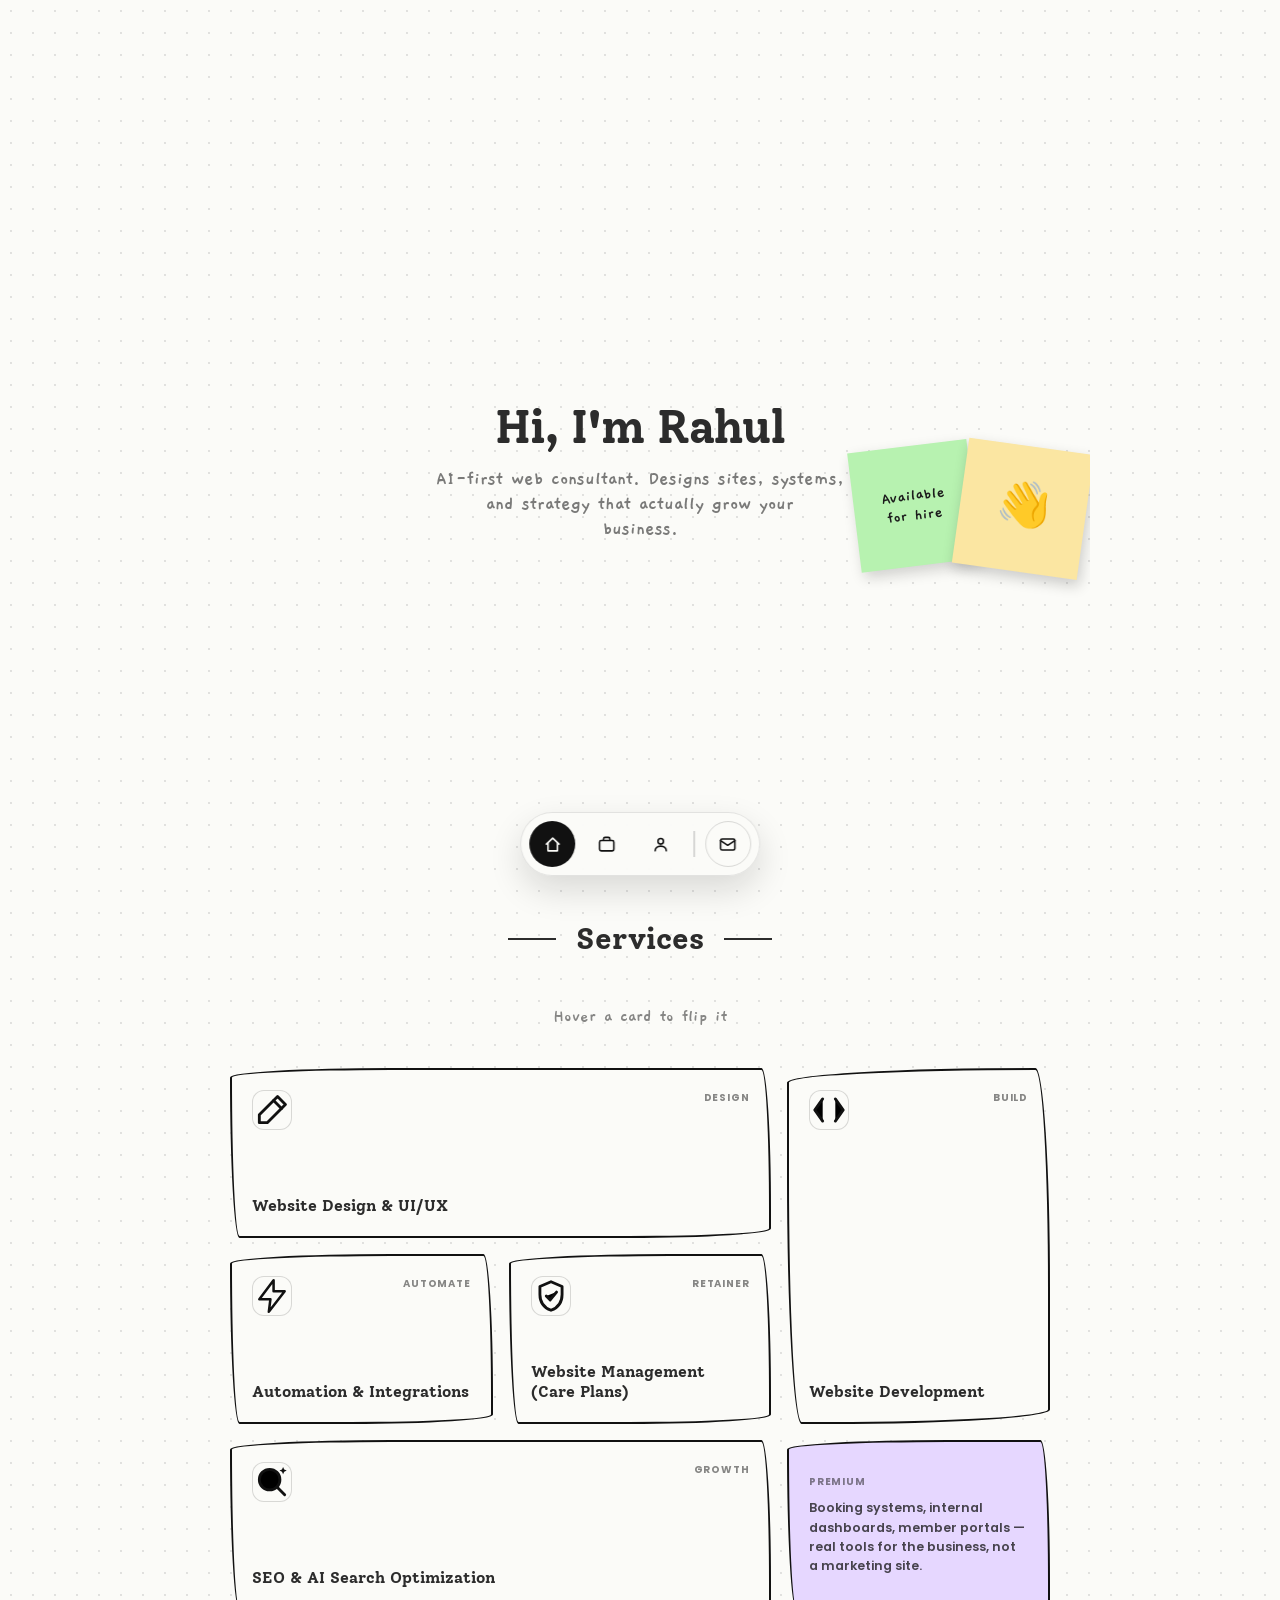
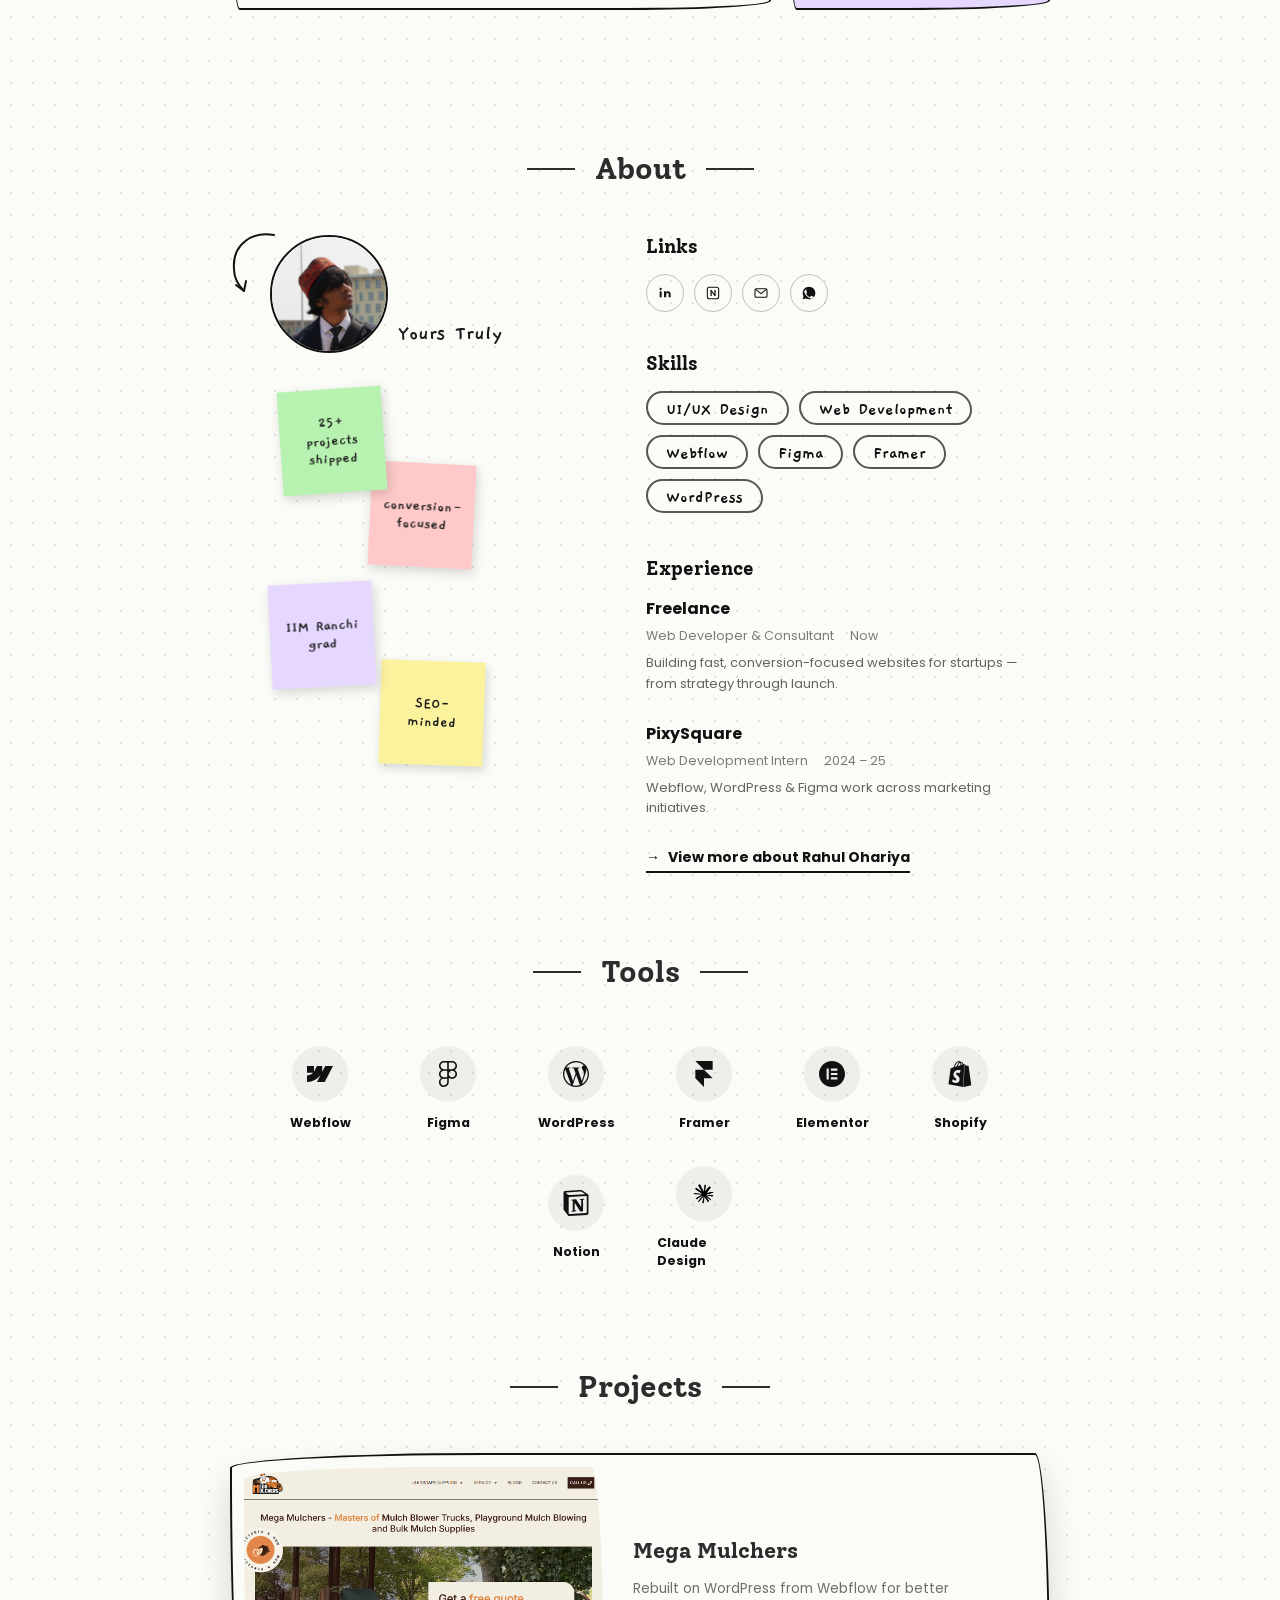
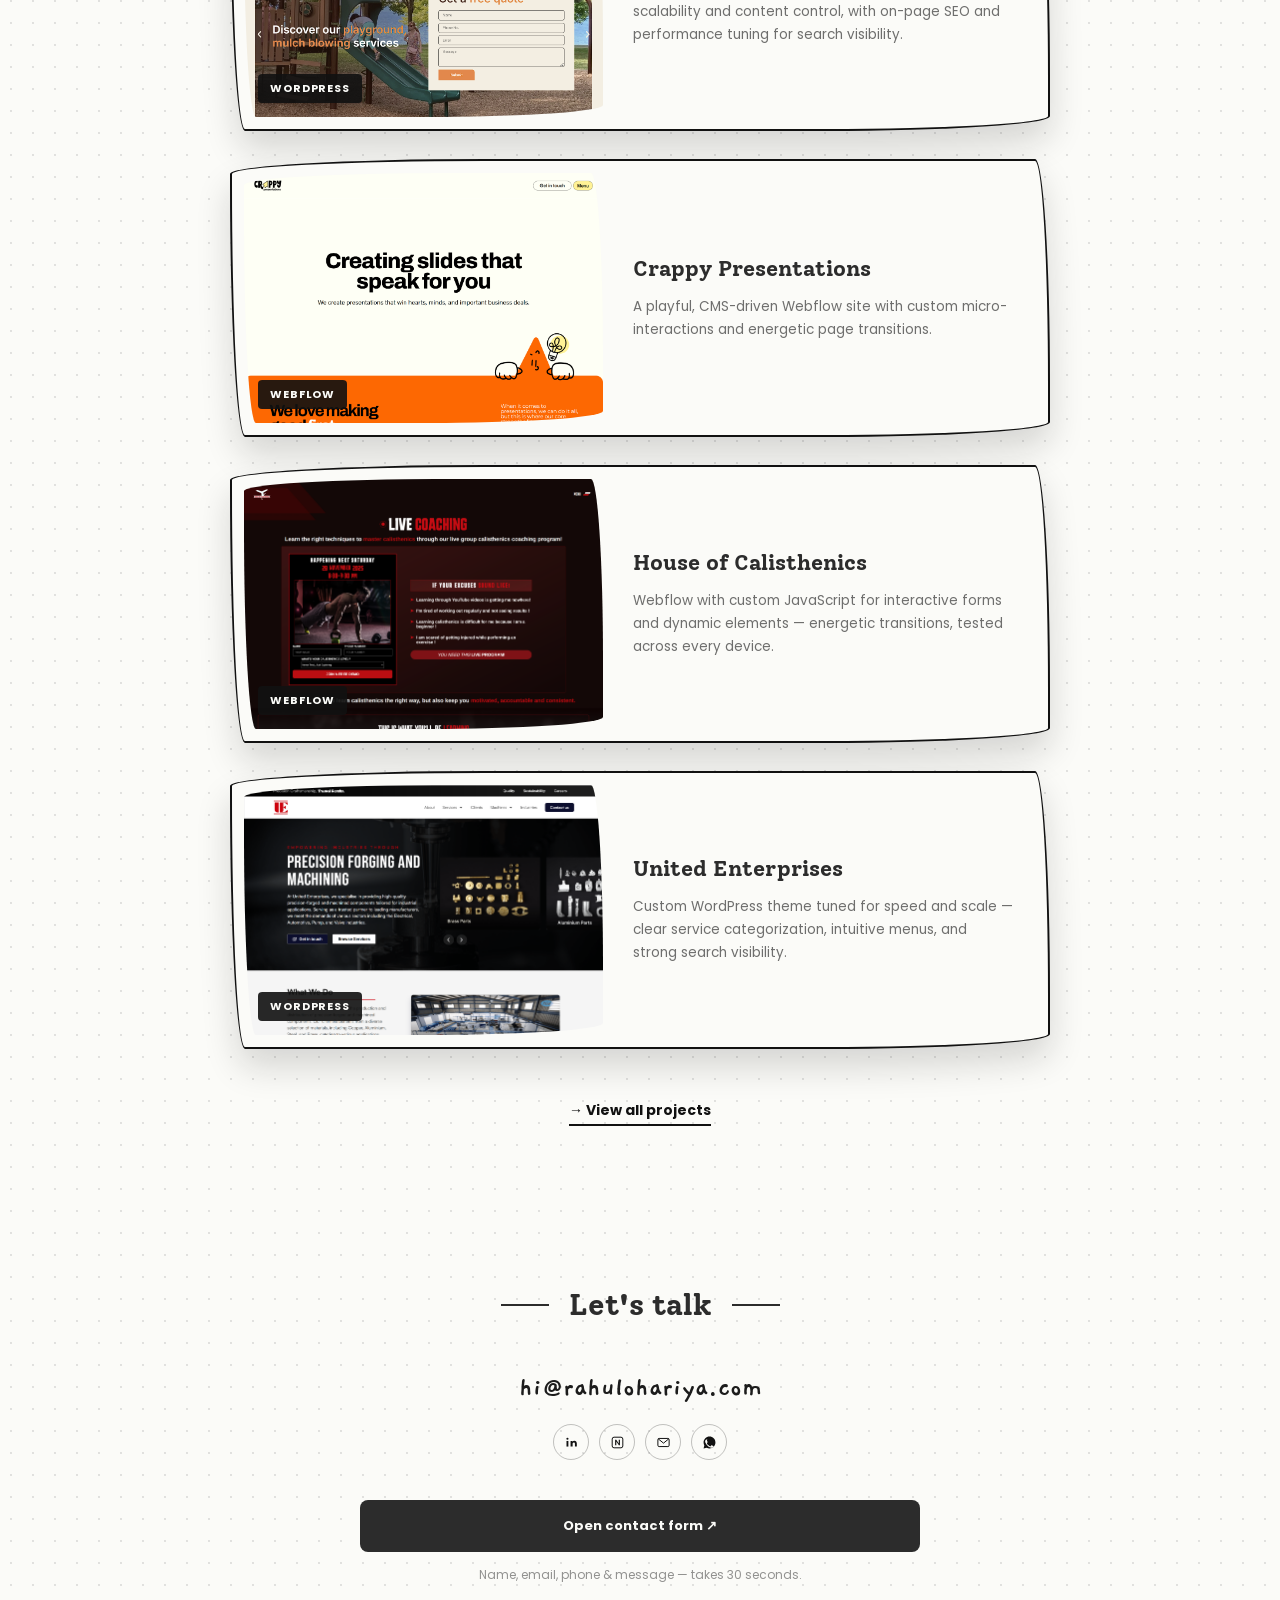
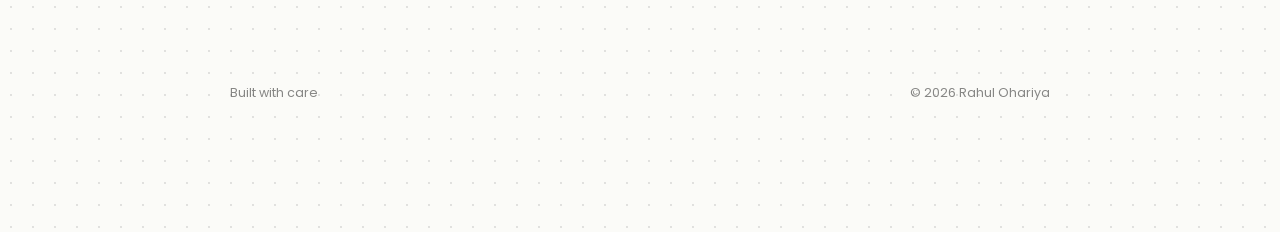
<file: index.html>
<!DOCTYPE html>
<html lang="en">
<head>
<meta charset="utf-8">
<meta name="viewport" content="width=device-width, initial-scale=1">
<title>Rahul O.| AI &amp; Web</title>
<meta name="description" content="Rahul Ohariya — web developer & designer building fast, conversion-focused websites in Figma, Webflow, and WordPress.">
<meta name="robots" content="index, follow">
<link rel="canonical" href="https://www.rahulohariya.com/">
<meta property="og:type" content="website">
<meta property="og:title" content="Rahul Ohariya — Web Developer & Designer">
<meta property="og:description" content="Fast, conversion-focused websites in Figma, Webflow, and WordPress — from strategy through launch.">
<meta property="og:url" content="https://www.rahulohariya.com/">
<meta property="og:image" content="https://www.rahulohariya.com/images/og-cover.jpg">
<meta property="og:image:width" content="1200">
<meta property="og:image:height" content="630">
<meta property="og:image:type" content="image/jpeg">
<meta name="twitter:card" content="summary_large_image">
<meta name="twitter:title" content="Rahul Ohariya — Web Developer & Designer">
<meta name="twitter:description" content="Fast, conversion-focused websites in Figma, Webflow, and WordPress — from strategy through launch.">
<meta name="twitter:image" content="https://www.rahulohariya.com/images/og-cover.jpg">
<link rel="icon" type="image/png" href="images/logo.png">
<link rel="preconnect" href="https://fonts.googleapis.com">
<link rel="preconnect" href="https://fonts.gstatic.com" crossorigin>
<link href="https://fonts.googleapis.com/css2?family=Solway:wght@400;700&family=Poppins:wght@400;500;600;700&family=Gaegu:wght@400;700&family=Caveat:wght@500;600;700&display=swap" rel="stylesheet">
<link rel="stylesheet" href="css/style.css">
<script type="application/ld+json">
{
  "@context": "https://schema.org",
  "@type": "Person",
  "name": "Rahul Ohariya",
  "url": "https://www.rahulohariya.com/",
  "image": "https://www.rahulohariya.com/images/og-cover.jpg",
  "jobTitle": "Web Developer & Designer",
  "email": "mailto:hi@rahulohariya.com",
  "alumniOf": {
    "@type": "CollegeOrUniversity",
    "name": "IIM Ranchi"
  },
  "knowsAbout": ["Web Development", "UI/UX Design", "Webflow", "WordPress", "Figma", "SEO"],
  "sameAs": ["https://www.linkedin.com/in/rahulohariya"]
}
</script>
</head>
<body>
<a class="skip-link" href="#main">Skip to content</a>

<main id="main">

  <!-- HERO -->
  <section class="hero pad-x">
    <h1>Hi, I'm Rahul</h1>
    <p class="hero-sub">AI-first web consultant. Designs sites, systems, <br>and strategy that actually grow your<br> business.</p>

    <div class="hero-notes">
      <div class="hero-note" style="--r:-7deg; background:#b7f2b0;">
        <span>Available<br>for hire</span>
      </div>
      <div class="hero-note hero-note-wave">
        <span>👋</span>
      </div>
    </div>
  </section>

  <!-- SERVICES -->
  <section class="services-section pad-x">
    <div class="section-heading"><span class="line"></span><h2>Services</h2><span class="line"></span></div>
    <p class="services-lede">Hover a card to flip it</p>

    <div class="services-grid">
      <div class="service-card" style="grid-column:span 2; grid-row:span 1;">
        <div class="service-card-inner">
          <div class="service-face service-face--front hd-border">
            <div style="display:flex; align-items:flex-start; justify-content:space-between; gap:8px;">
              <span class="service-icon"><svg viewBox="0 0 24 24" width="100%" height="100%"><path d="M15.5 3.5L20.5 8.5L9 20H4V15L15.5 3.5Z" stroke="#111" stroke-width="1.8" stroke-linejoin="round" fill="none"/><path d="M13 6L18 11" stroke="#111" stroke-width="1.8" stroke-linecap="round"/></svg></span>
              <span class="service-tag">DESIGN</span>
            </div>
            <h3 class="service-title">Website Design &amp; UI/UX</h3>
          </div>
          <div class="service-face service-face--back hd-border" style="background:#ffe08a;">
            <span class="service-tag">DESIGN</span>
            <p class="service-desc">Full design process — wireframes, user flows, and visual design in Figma — for custom builds or no-code platforms.</p>
          </div>
        </div>
      </div>
      <div class="service-card" style="grid-column:span 1; grid-row:span 2;">
        <div class="service-card-inner">
          <div class="service-face service-face--front hd-border">
            <div style="display:flex; align-items:flex-start; justify-content:space-between; gap:8px;">
              <span class="service-icon"><svg viewBox="0 0 24 24" width="100%" height="100%"><path d="M8 5L3 12L8 19" stroke="#111" stroke-width="1.8" stroke-linecap="round" stroke-linejoin="round"/><path d="M16 5L21 12L16 19" stroke="#111" stroke-width="1.8" stroke-linecap="round" stroke-linejoin="round"/></svg></span>
              <span class="service-tag">BUILD</span>
            </div>
            <h3 class="service-title">Website Development</h3>
          </div>
          <div class="service-face service-face--back hd-border" style="background:#b7d9f2;">
            <span class="service-tag">BUILD</span>
            <p class="service-desc">Webflow, Framer, WordPress, or fully custom code, depending on the project.</p>
          </div>
        </div>
      </div>
      <div class="service-card" style="grid-column:span 1; grid-row:span 1;">
        <div class="service-card-inner">
          <div class="service-face service-face--front hd-border">
            <div style="display:flex; align-items:flex-start; justify-content:space-between; gap:8px;">
              <span class="service-icon"><svg viewBox="0 0 24 24" width="100%" height="100%"><path d="M13 2L4 14H11L10 22L20 9H13L13 2Z" stroke="#111" stroke-width="1.6" stroke-linejoin="round" fill="none"/></svg></span>
              <span class="service-tag">AUTOMATE</span>
            </div>
            <h3 class="service-title">Automation &amp; Integrations</h3>
          </div>
          <div class="service-face service-face--back hd-border" style="background:#b7f2b0;">
            <span class="service-tag">AUTOMATE</span>
            <p class="service-desc">Form submissions triggering emails, CRM entries, notifications, and more — connected and running on autopilot.</p>
          </div>
        </div>
      </div>
      <div class="service-card" style="grid-column:span 1; grid-row:span 1;">
        <div class="service-card-inner">
          <div class="service-face service-face--front hd-border">
            <div style="display:flex; align-items:flex-start; justify-content:space-between; gap:8px;">
              <span class="service-icon"><svg viewBox="0 0 24 24" width="100%" height="100%"><path d="M12 3L19 6V11C19 16 16 19.5 12 21C8 19.5 5 16 5 11V6L12 3Z" stroke="#111" stroke-width="1.8" stroke-linejoin="round" fill="none"/><path d="M9 12L11.5 14.5L15.5 9.5" stroke="#111" stroke-width="1.8" stroke-linecap="round" stroke-linejoin="round"/></svg></span>
              <span class="service-tag">RETAINER</span>
            </div>
            <h3 class="service-title">Website Management (Care Plans)</h3>
          </div>
          <div class="service-face service-face--back hd-border" style="background:#f2b7df;">
            <span class="service-tag">RETAINER</span>
            <p class="service-desc">Ongoing updates, monitoring, backups, and support after launch — a retainer, not a one-off build.</p>
          </div>
        </div>
      </div>
      <div class="service-card" style="grid-column:span 2; grid-row:span 1;">
        <div class="service-card-inner">
          <div class="service-face service-face--front hd-border">
            <div style="display:flex; align-items:flex-start; justify-content:space-between; gap:8px;">
              <span class="service-icon"><svg viewBox="0 0 24 24" width="100%" height="100%"><circle cx="10.5" cy="10.5" r="6.5" stroke="#111" stroke-width="1.8"/><path d="M15.3 15.3L20 20" stroke="#111" stroke-width="1.8" stroke-linecap="round"/><path d="M19 2.5L19.7 4.1L21.3 4.8L19.7 5.5L19 7.1L18.3 5.5L16.7 4.8L18.3 4.1L19 2.5Z" fill="#111"/></svg></span>
              <span class="service-tag">GROWTH</span>
            </div>
            <h3 class="service-title">SEO &amp; AI Search Optimization</h3>
          </div>
          <div class="service-face service-face--back hd-border" style="background:#ffc9c9;">
            <span class="service-tag">GROWTH</span>
            <p class="service-desc">Classic SEO plus visibility in ChatGPT, Perplexity, and Google AI Overviews — showing up in AI answers, not just search rankings.</p>
          </div>
        </div>
      </div>
      <div class="service-card" style="grid-column:span 1; grid-row:span 1;">
        <div class="service-card-inner">
          <div class="service-face service-face--front hd-border">
            <div style="display:flex; align-items:flex-start; justify-content:space-between; gap:8px;">
              <span class="service-icon"><svg viewBox="0 0 24 24" width="100%" height="100%"><path d="M12 2.5L20.5 7V17L12 21.5L3.5 17V7L12 2.5Z" stroke="#111" stroke-width="1.8" stroke-linejoin="round" fill="none"/><path d="M3.5 7L12 11.5L20.5 7" stroke="#111" stroke-width="1.8" stroke-linejoin="round"/><path d="M12 11.5V21.5" stroke="#111" stroke-width="1.8"/></svg></span>
              <span class="service-tag">PREMIUM</span>
            </div>
            <h3 class="service-title">Custom Software Development</h3>
          </div>
          <div class="service-face service-face--back hd-border" style="background:#e6d7ff;">
            <span class="service-tag">PREMIUM</span>
            <p class="service-desc">Booking systems, internal dashboards, member portals — real tools for the business, not a marketing site.</p>
          </div>
        </div>
      </div>
    </div>

    <!-- mobile: cards slide in from alternating sides as you scroll -->
    <div class="services-scroller">
      <div class="service-slide" data-side="left">
        <div class="service-card-inner">
          <div class="service-face service-face--front hd-border">
            <div style="display:flex; align-items:flex-start; justify-content:space-between; gap:8px;">
              <span class="service-icon"><svg viewBox="0 0 24 24" width="100%" height="100%"><path d="M15.5 3.5L20.5 8.5L9 20H4V15L15.5 3.5Z" stroke="#111" stroke-width="1.8" stroke-linejoin="round" fill="none"/><path d="M13 6L18 11" stroke="#111" stroke-width="1.8" stroke-linecap="round"/></svg></span>
              <span class="service-tag">DESIGN</span>
            </div>
            <div>
              <h3 class="service-title">Website Design &amp; UI/UX</h3>
              <span class="tap-hint">Tap to flip →</span>
            </div>
          </div>
          <div class="service-face service-face--back hd-border" style="background:#ffe08a;">
            <span class="service-tag">DESIGN</span>
            <p class="service-desc">Full design process — wireframes, user flows, and visual design in Figma — for custom builds or no-code platforms.</p>
          </div>
        </div>
      </div>
      <div class="service-slide" data-side="right">
        <div class="service-card-inner">
          <div class="service-face service-face--front hd-border">
            <div style="display:flex; align-items:flex-start; justify-content:space-between; gap:8px;">
              <span class="service-icon"><svg viewBox="0 0 24 24" width="100%" height="100%"><path d="M8 5L3 12L8 19" stroke="#111" stroke-width="1.8" stroke-linecap="round" stroke-linejoin="round"/><path d="M16 5L21 12L16 19" stroke="#111" stroke-width="1.8" stroke-linecap="round" stroke-linejoin="round"/></svg></span>
              <span class="service-tag">BUILD</span>
            </div>
            <div>
              <h3 class="service-title">Website Development</h3>
              <span class="tap-hint">Tap to flip →</span>
            </div>
          </div>
          <div class="service-face service-face--back hd-border" style="background:#b7d9f2;">
            <span class="service-tag">BUILD</span>
            <p class="service-desc">Webflow, Framer, WordPress, or fully custom code, depending on the project.</p>
          </div>
        </div>
      </div>
      <div class="service-slide" data-side="left">
        <div class="service-card-inner">
          <div class="service-face service-face--front hd-border">
            <div style="display:flex; align-items:flex-start; justify-content:space-between; gap:8px;">
              <span class="service-icon"><svg viewBox="0 0 24 24" width="100%" height="100%"><path d="M13 2L4 14H11L10 22L20 9H13L13 2Z" stroke="#111" stroke-width="1.6" stroke-linejoin="round" fill="none"/></svg></span>
              <span class="service-tag">AUTOMATE</span>
            </div>
            <div>
              <h3 class="service-title">Automation &amp; Integrations</h3>
              <span class="tap-hint">Tap to flip →</span>
            </div>
          </div>
          <div class="service-face service-face--back hd-border" style="background:#b7f2b0;">
            <span class="service-tag">AUTOMATE</span>
            <p class="service-desc">Form submissions triggering emails, CRM entries, notifications, and more — connected and running on autopilot.</p>
          </div>
        </div>
      </div>
      <div class="service-slide" data-side="right">
        <div class="service-card-inner">
          <div class="service-face service-face--front hd-border">
            <div style="display:flex; align-items:flex-start; justify-content:space-between; gap:8px;">
              <span class="service-icon"><svg viewBox="0 0 24 24" width="100%" height="100%"><path d="M12 3L19 6V11C19 16 16 19.5 12 21C8 19.5 5 16 5 11V6L12 3Z" stroke="#111" stroke-width="1.8" stroke-linejoin="round" fill="none"/><path d="M9 12L11.5 14.5L15.5 9.5" stroke="#111" stroke-width="1.8" stroke-linecap="round" stroke-linejoin="round"/></svg></span>
              <span class="service-tag">RETAINER</span>
            </div>
            <div>
              <h3 class="service-title">Website Management (Care Plans)</h3>
              <span class="tap-hint">Tap to flip →</span>
            </div>
          </div>
          <div class="service-face service-face--back hd-border" style="background:#f2b7df;">
            <span class="service-tag">RETAINER</span>
            <p class="service-desc">Ongoing updates, monitoring, backups, and support after launch — a retainer, not a one-off build.</p>
          </div>
        </div>
      </div>
      <div class="service-slide" data-side="left">
        <div class="service-card-inner">
          <div class="service-face service-face--front hd-border">
            <div style="display:flex; align-items:flex-start; justify-content:space-between; gap:8px;">
              <span class="service-icon"><svg viewBox="0 0 24 24" width="100%" height="100%"><circle cx="10.5" cy="10.5" r="6.5" stroke="#111" stroke-width="1.8"/><path d="M15.3 15.3L20 20" stroke="#111" stroke-width="1.8" stroke-linecap="round"/><path d="M19 2.5L19.7 4.1L21.3 4.8L19.7 5.5L19 7.1L18.3 5.5L16.7 4.8L18.3 4.1L19 2.5Z" fill="#111"/></svg></span>
              <span class="service-tag">GROWTH</span>
            </div>
            <div>
              <h3 class="service-title">SEO &amp; AI Search Optimization</h3>
              <span class="tap-hint">Tap to flip →</span>
            </div>
          </div>
          <div class="service-face service-face--back hd-border" style="background:#ffc9c9;">
            <span class="service-tag">GROWTH</span>
            <p class="service-desc">Classic SEO plus visibility in ChatGPT, Perplexity, and Google AI Overviews — showing up in AI answers, not just search rankings.</p>
          </div>
        </div>
      </div>
      <div class="service-slide" data-side="right">
        <div class="service-card-inner">
          <div class="service-face service-face--front hd-border">
            <div style="display:flex; align-items:flex-start; justify-content:space-between; gap:8px;">
              <span class="service-icon"><svg viewBox="0 0 24 24" width="100%" height="100%"><path d="M12 2.5L20.5 7V17L12 21.5L3.5 17V7L12 2.5Z" stroke="#111" stroke-width="1.8" stroke-linejoin="round" fill="none"/><path d="M3.5 7L12 11.5L20.5 7" stroke="#111" stroke-width="1.8" stroke-linejoin="round"/><path d="M12 11.5V21.5" stroke="#111" stroke-width="1.8"/></svg></span>
              <span class="service-tag">PREMIUM</span>
            </div>
            <div>
              <h3 class="service-title">Custom Software Development</h3>
              <span class="tap-hint">Tap to flip →</span>
            </div>
          </div>
          <div class="service-face service-face--back hd-border" style="background:#e6d7ff;">
            <span class="service-tag">PREMIUM</span>
            <p class="service-desc">Booking systems, internal dashboards, member portals — real tools for the business, not a marketing site.</p>
          </div>
        </div>
      </div>
    </div>
  </section>

  <!-- ABOUT -->
  <section class="about-block pad-x container-sm">
    <div class="section-heading"><span class="line"></span><h2>About</h2><span class="line"></span></div>

    <div class="about-columns">
      <!-- LEFT: portrait + notes -->
      <div class="about-left">
        <div class="portrait-wrap">
          <div class="portrait-arrow">
            <svg viewBox="0 0 56 70" width="56" height="70" fill="none"><path d="M50 6C30 2 8 14 10 40c0 8 4 16 10 22" stroke="#111" stroke-width="2" stroke-linecap="round"/><path d="M20 62l-8-6M20 62l2-10" stroke="#111" stroke-width="2" stroke-linecap="round" stroke-linejoin="round"/></svg>
          </div>
          <div class="portrait-circle">
            <img src="images/rahul-photo.jpg" alt="Rahul Ohariya">
          </div>
          <span class="portrait-caption">Yours Truly</span>
        </div>

        <div class="note-stack">
          <div class="note" style="--r:-4deg; --dur:4.2s; --delay:0s; --z:4; background:#b7f2b0; margin-left:0px; margin-top:0px;"><span>25+ projects shipped</span></div>
          <div class="note" style="--r:3deg; --dur:3.7s; --delay:0.4s; --z:3; background:#ffc9c9; margin-left:90px; margin-top:-30px;"><span>conversion-focused</span></div>
          <div class="note" style="--r:-3deg; --dur:4.1s; --delay:0.15s; --z:2; background:#e6d7ff; margin-left:-10px; margin-top:16px;"><span>IIM Ranchi grad</span></div>
          <div class="note" style="--r:2deg; --dur:3.6s; --delay:0.5s; --z:1; background:#fbf29e; margin-left:100px; margin-top:-26px;"><span>SEO-minded</span></div>
        </div>
      </div>

      <!-- RIGHT: links, skills, experience -->
      <div class="about-right">
        <h3>Links</h3>
        <div class="links-row">
          <a class="link-circle magnetic" href="https://www.linkedin.com/in/rahulohariya/" target="_blank" rel="noopener noreferrer" aria-label="LinkedIn">
            <svg viewBox="0 0 24 24" width="16" height="16"><rect x="4" y="9.5" width="3" height="9" fill="currentColor"/><circle cx="5.5" cy="6" r="1.7" fill="currentColor"/><path d="M10.5 18.5v-9h3v1.3c.6-.9 1.7-1.6 3.1-1.6 2.5 0 3.9 1.7 3.9 4.5v4.8h-3v-4.3c0-1.3-.5-2.2-1.7-2.2-1 0-1.6.7-1.9 1.3-.1.3-.1.6-.1 1v4.2Z" fill="currentColor"/></svg>
          </a>
          <a class="link-circle magnetic" href="https://notion.rahulohariya.com" target="_blank" rel="noopener noreferrer" aria-label="Notion">
            <svg viewBox="0 0 24 24" width="16" height="16"><rect x="3.5" y="3.5" width="17" height="17" rx="3" fill="none" stroke="currentColor" stroke-width="1.6"/><path d="M8.2 7.5v9h1.9v-6l4.1 6h1.7v-9h-1.9v6l-4-6Z" fill="currentColor"/></svg>
          </a>
          <a class="link-circle magnetic" href="mailto:hi@rahulohariya.com" aria-label="Email">
            <svg viewBox="0 0 24 24" width="16" height="16"><rect x="3" y="5.5" width="18" height="13" rx="2" fill="none" stroke="currentColor" stroke-width="1.6"/><path d="M4 6.5l8 6.5 8-6.5" fill="none" stroke="currentColor" stroke-width="1.6" stroke-linecap="round" stroke-linejoin="round"/></svg>
          </a>
          <a class="link-circle magnetic" href="https://wa.me/+916261559267" target="_blank" rel="noopener noreferrer" aria-label="WhatsApp">
            <svg viewBox="0 0 24 24" width="16" height="16"><path d="M12 2.5c5.2 0 9.5 4.2 9.5 9.5 0 5.2-4.2 9.5-9.5 9.5-1.6 0-3.2-.4-4.5-1.2L2.5 21.5l1.2-4.9C3 15.2 2.5 13.6 2.5 12 2.5 6.8 6.8 2.5 12 2.5Z" fill="currentColor"/><path d="M8.7 7.6c-.3-.6-.5-.6-.8-.6h-.6c-.3 0-.7.1-1 .5-.4.4-1.3 1.2-1.3 3s1.4 3.4 1.6 3.7c.2.3 2.8 4.2 6.8 5.7 3.3 1.3 4-.1 4.7-.7.7-.6.7-1.2.5-1.4-.2-.3-2.4-1.4-2.7-1.5-.4-.1-.6-.2-.9.2-.3.4-1 1.3-1.2 1.5-.2.2-.4.3-.8.1-.4-.2-1.6-.6-3-2-1.1-1-1.9-2.2-2.1-2.6-.2-.4 0-.6.2-.8.2-.2.4-.5.5-.7.2-.2.2-.4.3-.6.1-.2 0-.5-.1-.7-.1-.2-.9-2.3-1.1-2.7Z" fill="#fbfbf8"/></svg>
          </a>
        </div>

        <h3>Skills</h3>
        <div class="skills-row">
          <span class="skill-chip">UI/UX Design</span>
          <span class="skill-chip">Web Development</span>
          <span class="skill-chip">Webflow</span>
          <span class="skill-chip">Figma</span>
          <span class="skill-chip">Framer</span>
          <span class="skill-chip">WordPress</span>
        </div>

        <h3>Experience</h3>
        <div class="exp-list">
          <div class="exp-item">
            <div class="org">Freelance</div>
            <div class="meta"><span>Web Developer &amp; Consultant</span><span>Now</span></div>
            <p>Building fast, conversion-focused websites for startups — from strategy through launch.</p>
          </div>
          <div class="exp-item">
            <div class="org">PixySquare</div>
            <div class="meta"><span>Web Development Intern</span><span>2024 – 25</span></div>
            <p>Webflow, WordPress &amp; Figma work across marketing initiatives.</p>
          </div>
        </div>

        <a class="more-link" href="/about">
          <span>→</span> View more about Rahul Ohariya
        </a>
      </div>
    </div>
  </section>

  <!-- TOOLS -->
  <section class="tools-section pad-x">
    <div class="section-heading"><span class="line"></span><h2>Tools</h2><span class="line"></span></div>
    <div class="tools-grid">
      <div class="tool-card">
        <span class="tool-icon-circle"><svg viewBox="0 0 24 24" width="26" height="26"><path d="m24 4.515-7.658 14.97H9.149l3.205-6.204h-.144C9.566 16.713 5.621 18.973 0 19.485v-6.118s3.596-.213 5.71-2.435H0V4.515h6.417v5.278l.144-.001 2.622-5.277h4.854v5.244h.144l2.72-5.244H24Z" fill="currentColor"/></svg></span>
        <span class="tool-name">Webflow</span>
      </div>
      <div class="tool-card">
        <span class="tool-icon-circle"><svg viewBox="0 0 24 24" width="26" height="26"><path d="M15.852 8.981h-4.588V0h4.588c2.476 0 4.49 2.014 4.49 4.49s-2.014 4.491-4.49 4.491zM12.735 7.51h3.117c1.665 0 3.019-1.355 3.019-3.019s-1.355-3.019-3.019-3.019h-3.117V7.51zm0 1.471H8.148c-2.476 0-4.49-2.014-4.49-4.49S5.672 0 8.148 0h4.588v8.981zm-4.587-7.51c-1.665 0-3.019 1.355-3.019 3.019s1.354 3.02 3.019 3.02h3.117V1.471H8.148zm4.587 15.019H8.148c-2.476 0-4.49-2.014-4.49-4.49s2.014-4.49 4.49-4.49h4.588v8.98zM8.148 8.981c-1.665 0-3.019 1.355-3.019 3.019s1.355 3.019 3.019 3.019h3.117V8.981H8.148zM8.172 24c-2.489 0-4.515-2.014-4.515-4.49s2.014-4.49 4.49-4.49h4.588v4.441c0 2.503-2.047 4.539-4.563 4.539zm-.024-7.51a3.023 3.023 0 0 0-3.019 3.019c0 1.665 1.365 3.019 3.044 3.019 1.705 0 3.093-1.376 3.093-3.068v-2.97H8.148zm7.704 0h-.098c-2.476 0-4.49-2.014-4.49-4.49s2.014-4.49 4.49-4.49h.098c2.476 0 4.49 2.014 4.49 4.49s-2.014 4.49-4.49 4.49zm-.097-7.509c-1.665 0-3.019 1.355-3.019 3.019s1.355 3.019 3.019 3.019h.098c1.665 0 3.019-1.355 3.019-3.019s-1.355-3.019-3.019-3.019h-.098z" fill="currentColor"/></svg></span>
        <span class="tool-name">Figma</span>
      </div>
      <div class="tool-card">
        <span class="tool-icon-circle"><svg viewBox="0 0 24 24" width="26" height="26"><path d="M21.469 6.825c.84 1.537 1.318 3.3 1.318 5.175 0 3.979-2.156 7.456-5.363 9.325l3.295-9.527c.615-1.54.82-2.771.82-3.864 0-.405-.026-.78-.07-1.11m-7.981.105c.647-.03 1.232-.105 1.232-.105.582-.075.514-.93-.067-.899 0 0-1.755.135-2.88.135-1.064 0-2.85-.15-2.85-.15-.585-.03-.661.855-.075.885 0 0 .54.061 1.125.09l1.68 4.605-2.37 7.08L5.354 6.9c.649-.03 1.234-.1 1.234-.1.585-.075.516-.93-.065-.896 0 0-1.746.138-2.874.138-.2 0-.438-.008-.69-.015C4.911 3.15 8.235 1.215 12 1.215c2.809 0 5.365 1.072 7.286 2.833-.046-.003-.091-.009-.141-.009-1.06 0-1.812.923-1.812 1.914 0 .89.513 1.643 1.06 2.531.411.72.89 1.643.89 2.977 0 .915-.354 1.994-.821 3.479l-1.075 3.585-3.9-11.61.001.014zM12 22.784c-1.059 0-2.081-.153-3.048-.437l3.237-9.406 3.315 9.087c.024.053.05.101.078.149-1.12.393-2.325.609-3.582.609M1.211 12c0-1.564.336-3.05.935-4.39L7.29 21.709C3.694 19.96 1.212 16.271 1.211 12M12 0C5.385 0 0 5.385 0 12s5.385 12 12 12 12-5.385 12-12S18.615 0 12 0" fill="currentColor"/></svg></span>
        <span class="tool-name">WordPress</span>
      </div>
      <div class="tool-card">
        <span class="tool-icon-circle"><svg viewBox="0 0 24 24" width="26" height="26"><path d="M4 0h16v8h-8zM4 8h8l8 8H4zM4 16h8v8z" fill="currentColor"/></svg></span>
        <span class="tool-name">Framer</span>
      </div>
      <div class="tool-card">
        <span class="tool-icon-circle"><svg viewBox="0 0 24 24" width="26" height="26"><path d="M12 0C5.372 0 0 5.372 0 12c0 6.626 5.372 12 12 12s12-5.372 12-12c0-6.626-5.372-12-12-12ZM9 17H7V7H9Zm8 0H11V15h6Zm0-4H11V11h6Zm0-4H11V7h6Z" fill="currentColor"/></svg></span>
        <span class="tool-name">Elementor</span>
      </div>
      <div class="tool-card">
        <span class="tool-icon-circle"><svg viewBox="0 0 24 24" width="26" height="26"><path d="M15.337 23.979l7.216-1.561s-2.604-17.613-2.625-17.73c-.018-.116-.114-.192-.211-.192s-1.929-.136-1.929-.136-1.275-1.274-1.439-1.411c-.045-.037-.075-.057-.121-.074l-.914 21.104h.023zM11.71 11.305s-.81-.424-1.774-.424c-1.447 0-1.504.906-1.504 1.141 0 1.232 3.24 1.715 3.24 4.629 0 2.295-1.44 3.76-3.406 3.76-2.354 0-3.54-1.465-3.54-1.465l.646-2.086s1.245 1.066 2.28 1.066c.675 0 .975-.545.975-.932 0-1.619-2.654-1.694-2.654-4.359-.034-2.237 1.571-4.416 4.827-4.416 1.257 0 1.875.361 1.875.361l-.945 2.715-.02.01zM11.17.83c.136 0 .271.038.405.135-.984.465-2.064 1.639-2.508 3.992-.656.213-1.293.405-1.889.578C7.697 3.75 8.951.84 11.17.84V.83zm1.235 2.949v.135c-.754.232-1.583.484-2.394.736.466-1.777 1.333-2.645 2.085-2.971.193.501.309 1.176.309 2.1zm.539-2.234c.694.074 1.141.867 1.429 1.755-.349.114-.735.231-1.158.366v-.252c0-.752-.096-1.371-.271-1.871v.002zm2.992 1.289c-.02 0-.06.021-.078.021s-.289.075-.714.21c-.423-1.233-1.176-2.37-2.508-2.37h-.115C12.135.209 11.669 0 11.265 0 8.159 0 6.675 3.877 6.21 5.846c-1.194.365-2.063.636-2.16.674-.675.213-.694.232-.772.87-.075.462-1.83 14.063-1.83 14.063L15.009 24l.927-21.166z" fill="currentColor"/></svg></span>
        <span class="tool-name">Shopify</span>
      </div>
      <div class="tool-card">
        <span class="tool-icon-circle"><svg viewBox="0 0 24 24" width="26" height="26"><path d="M4.459 4.208c.746.606 1.026.56 2.428.466l13.215-.793c.28 0 .047-.28-.046-.326L17.86 1.968c-.42-.326-.981-.7-2.055-.607L3.01 2.295c-.466.046-.56.28-.374.466zm.793 3.08v13.904c0 .747.373 1.027 1.214.98l14.523-.84c.841-.046.935-.56.935-1.167V6.354c0-.606-.233-.933-.748-.887l-15.177.887c-.56.047-.747.327-.747.933zm14.337.745c.093.42 0 .84-.42.888l-.7.14v10.264c-.608.327-1.168.514-1.635.514-.748 0-.935-.234-1.495-.933l-4.577-7.186v6.952L12.21 19s0 .84-1.168.84l-3.222.186c-.093-.186 0-.653.327-.746l.84-.233V9.854L7.822 9.76c-.094-.42.14-1.026.793-1.073l3.456-.233 4.764 7.279v-6.44l-1.215-.139c-.093-.514.28-.887.747-.933zM1.936 1.035l13.31-.98c1.634-.14 2.055-.047 3.082.7l4.249 2.986c.7.513.934.653.934 1.213v16.378c0 1.026-.373 1.634-1.68 1.726l-15.458.934c-.98.047-1.448-.093-1.962-.747l-3.129-4.06c-.56-.747-.793-1.306-.793-1.96V2.667c0-.839.374-1.54 1.447-1.632z" fill="currentColor"/></svg></span>
        <span class="tool-name">Notion</span>
      </div>
      <div class="tool-card">
        <span class="tool-icon-circle"><img src="images/claude-logo.png" alt="Claude Design"></span>
        <span class="tool-name">Claude Design</span>
      </div>
    </div>
  </section>

  <!-- PROJECTS -->
  <section class="projects-section pad-x">
    <div class="section-heading"><span class="line"></span><h2>Projects</h2><span class="line"></span></div>

    <div class="project-list">
      <a href="/projects#mega-mulchers" class="project-card hd-border" style="--tilt:0deg; --sticky-top:110px; --z:1;">
        <div class="project-img"><img src="images/mega-mulchers.png" alt="Mega Mulchers"><span class="project-badge">WORDPRESS</span></div>
        <div class="project-text">
          <h3 class="project-title">Mega Mulchers</h3>
          <p class="project-desc">Rebuilt on WordPress from Webflow for better scalability and content control, with on-page SEO and performance tuning for search visibility.</p>
        </div>
      </a>
      <a href="/projects#crappy-presentations" class="project-card hd-border" style="--tilt:0deg; --sticky-top:132px; --z:2;">
        <div class="project-img"><img src="images/crappy-presentations.png" alt="Crappy Presentations"><span class="project-badge">WEBFLOW</span></div>
        <div class="project-text">
          <h3 class="project-title">Crappy Presentations</h3>
          <p class="project-desc">A playful, CMS-driven Webflow site with custom micro-interactions and energetic page transitions.</p>
        </div>
      </a>
      <a href="/projects#house-of-calisthenics" class="project-card hd-border" style="--tilt:0deg; --sticky-top:154px; --z:3;">
        <div class="project-img"><img src="images/house-of-calisthenics.png" alt="House of Calisthenics"><span class="project-badge">WEBFLOW</span></div>
        <div class="project-text">
          <h3 class="project-title">House of Calisthenics</h3>
          <p class="project-desc">Webflow with custom JavaScript for interactive forms and dynamic elements — energetic transitions, tested across every device.</p>
        </div>
      </a>
      <a href="/projects#united-enterprises" class="project-card hd-border" style="--tilt:0deg; --sticky-top:176px; --z:4;">
        <div class="project-img"><img src="images/united-enterprises.png" alt="United Enterprises"><span class="project-badge">WORDPRESS</span></div>
        <div class="project-text">
          <h3 class="project-title">United Enterprises</h3>
          <p class="project-desc">Custom WordPress theme tuned for speed and scale — clear service categorization, intuitive menus, and strong search visibility.</p>
        </div>
      </a>
    </div>

    <div class="view-all"><a href="/projects">→ View all projects</a></div>
  </section>

  <!-- LET'S TALK -->
  <section class="talk-section pad-x">
    <div class="section-heading"><span class="line"></span><h2>Let's talk</h2><span class="line"></span></div>

    <div class="talk-contact">
      <a class="talk-email magnetic" href="mailto:hi@rahulohariya.com">hi@rahulohariya.com</a>
      <div class="talk-links">
        <a class="link-circle" href="https://www.linkedin.com/in/rahulohariya/" target="_blank" rel="noopener noreferrer" aria-label="LinkedIn">
          <svg viewBox="0 0 24 24" width="15" height="15"><rect x="4" y="9.5" width="3" height="9" fill="currentColor"/><circle cx="5.5" cy="6" r="1.7" fill="currentColor"/><path d="M10.5 18.5v-9h3v1.3c.6-.9 1.7-1.6 3.1-1.6 2.5 0 3.9 1.7 3.9 4.5v4.8h-3v-4.3c0-1.3-.5-2.2-1.7-2.2-1 0-1.6.7-1.9 1.3-.1.3-.1.6-.1 1v4.2Z" fill="currentColor"/></svg>
        </a>
        <a class="link-circle" href="https://notion.rahulohariya.com" target="_blank" rel="noopener noreferrer" aria-label="Notion">
          <svg viewBox="0 0 24 24" width="15" height="15"><rect x="3.5" y="3.5" width="17" height="17" rx="3" fill="none" stroke="currentColor" stroke-width="1.6"/><path d="M8.2 7.5v9h1.9v-6l4.1 6h1.7v-9h-1.9v6l-4-6Z" fill="currentColor"/></svg>
        </a>
        <a class="link-circle" href="mailto:hi@rahulohariya.com" aria-label="Email">
          <svg viewBox="0 0 24 24" width="15" height="15"><rect x="3" y="5.5" width="18" height="13" rx="2" fill="none" stroke="currentColor" stroke-width="1.6"/><path d="M4 6.5l8 6.5 8-6.5" fill="none" stroke="currentColor" stroke-width="1.6" stroke-linecap="round" stroke-linejoin="round"/></svg>
        </a>
        <a class="link-circle" href="https://wa.me/+916261559267" target="_blank" rel="noopener noreferrer" aria-label="WhatsApp">
          <svg viewBox="0 0 24 24" width="15" height="15"><path d="M12 2.5c5.2 0 9.5 4.2 9.5 9.5 0 5.2-4.2 9.5-9.5 9.5-1.6 0-3.2-.4-4.5-1.2L2.5 21.5l1.2-4.9C3 15.2 2.5 13.6 2.5 12 2.5 6.8 6.8 2.5 12 2.5Z" fill="currentColor"/><path d="M8.7 7.6c-.3-.6-.5-.6-.8-.6h-.6c-.3 0-.7.1-1 .5-.4.4-1.3 1.2-1.3 3s1.4 3.4 1.6 3.7c.2.3 2.8 4.2 6.8 5.7 3.3 1.3 4-.1 4.7-.7.7-.6.7-1.2.5-1.4-.2-.3-2.4-1.4-2.7-1.5-.4-.1-.6-.2-.9.2-.3.4-1 1.3-1.2 1.5-.2.2-.4.3-.8.1-.4-.2-1.6-.6-3-2-1.1-1-1.9-2.2-2.1-2.6-.2-.4 0-.6.2-.8.2-.2.4-.5.5-.7.2-.2.2-.4.3-.6.1-.2 0-.5-.1-.7-.1-.2-.9-2.3-1.1-2.7Z" fill="#fbfbf8"/></svg>
        </a>
      </div>
    </div>

    <div class="talk-cta-wrap">
      <a class="talk-cta magnetic" href="https://docs.google.com/forms/d/e/1FAIpQLSf0mR3BM-qzTv-JVh9lmuvvmbaE13UMLcjVcatWlK8VCuBi1w/viewform" target="_blank" rel="noopener noreferrer">Open contact form ↗</a>
      <p class="talk-note">Name, email, phone &amp; message — takes 30 seconds.</p>
    </div>
  </section>

  <!-- FOOTER -->
  <footer class="site-footer pad-x">
    <div class="footer-row">
      <span>Built with care</span>
      <span>© <span id="year">2026</span> Rahul Ohariya</span>
    </div>
  </footer>

</main>

<!-- HAMBURGER (mobile) -->
<nav class="hamburger-nav">
  <button class="hamburger-btn" aria-label="Menu" aria-expanded="false">
    <svg class="icon-menu" width="19" height="19" viewBox="0 0 24 24" fill="none"><path d="M4 7H20M4 12H20M4 17H20" stroke="#111" stroke-width="2.2" stroke-linecap="round"></path></svg>
    <svg class="icon-close" width="19" height="19" viewBox="0 0 24 24" fill="none"><path d="M5 5L19 19M19 5L5 19" stroke="#111" stroke-width="2.2" stroke-linecap="round"></path></svg>
  </button>
  <div class="menu-backdrop"></div>
  <div class="menu-panel">
    <a href="/" class="menu-row active">
      <span class="menu-label">Home</span>
      <span class="menu-icon"><svg width="24" height="24" viewBox="0 0 24 24" fill="none"><path d="M4 11.5L12 4L20 11.5" stroke="#111" stroke-width="2" stroke-linecap="round" stroke-linejoin="round"></path><path d="M6 10V20H18V10" stroke="#111" stroke-width="2" stroke-linecap="round" stroke-linejoin="round"></path></svg></span>
    </a>
    <a href="/projects" class="menu-row">
      <span class="menu-label">Projects</span>
      <span class="menu-icon"><svg width="24" height="24" viewBox="0 0 24 24" fill="none"><rect x="3" y="7" width="18" height="13" rx="2" stroke="#111" stroke-width="2"></rect><path d="M8 7V5C8 3.9 8.9 3 10 3H14C15.1 3 16 3.9 16 5V7" stroke="#111" stroke-width="2"></path></svg></span>
    </a>
    <a href="/about" class="menu-row">
      <span class="menu-label">About</span>
      <span class="menu-icon"><svg width="24" height="24" viewBox="0 0 24 24" fill="none"><circle cx="12" cy="8" r="3.5" stroke="#111" stroke-width="2"></circle><path d="M5 20C5 16.5 8 14 12 14C16 14 19 16.5 19 20" stroke="#111" stroke-width="2" stroke-linecap="round"></path></svg></span>
    </a>
    <a href="https://wa.me/+916261559267" target="_blank" rel="noopener noreferrer" class="menu-row">
      <span class="menu-label">Contact</span>
      <span class="menu-icon"><svg width="24" height="24" viewBox="0 0 24 24" fill="none"><rect x="3" y="5.5" width="18" height="13" rx="2" stroke="#111" stroke-width="2"></rect><path d="M4 6.5l8 6.5 8-6.5" stroke="#111" stroke-width="2" stroke-linecap="round" stroke-linejoin="round"></path></svg></span>
    </a>
  </div>
</nav>

<!-- DOCK NAV -->
<nav class="dock-nav">
  <div class="dock-inner">
    <a href="/" aria-label="Home" class="dock-item active">
      <svg width="19" height="19" viewBox="0 0 24 24" fill="none"><path d="M4 11.5L12 4L20 11.5" stroke="#fbfbf8" stroke-width="2" stroke-linecap="round" stroke-linejoin="round"></path><path d="M6 10V20H18V10" stroke="#fbfbf8" stroke-width="2" stroke-linecap="round" stroke-linejoin="round"></path></svg>
    </a>
    <a href="/projects" aria-label="Projects" class="dock-item">
      <svg width="19" height="19" viewBox="0 0 24 24" fill="none"><rect x="3" y="7" width="18" height="13" rx="2" stroke="#111" stroke-width="2"></rect><path d="M8 7V5C8 3.9 8.9 3 10 3H14C15.1 3 16 3.9 16 5V7" stroke="#111" stroke-width="2"></path></svg>
    </a>
    <a href="/about" aria-label="About" class="dock-item">
      <svg width="19" height="19" viewBox="0 0 24 24" fill="none"><circle cx="12" cy="8" r="3.5" stroke="#111" stroke-width="2"></circle><path d="M5 20C5 16.5 8 14 12 14C16 14 19 16.5 19 20" stroke="#111" stroke-width="2" stroke-linecap="round"></path></svg>
    </a>
    <div class="dock-divider"></div>
    <a href="https://wa.me/+916261559267" target="_blank" rel="noopener noreferrer" aria-label="Contact" class="dock-item dock-contact magnetic">
      <svg width="19" height="19" viewBox="0 0 24 24" fill="none"><rect x="3" y="5" width="18" height="14" rx="2" stroke="#111" stroke-width="2"></rect><path d="M3 7L12 13L21 7" stroke="#111" stroke-width="2" stroke-linecap="round" stroke-linejoin="round"></path></svg>
    </a>
  </div>
</nav>

<script src="js/main.js" defer></script>
</body>
</html>
</file>
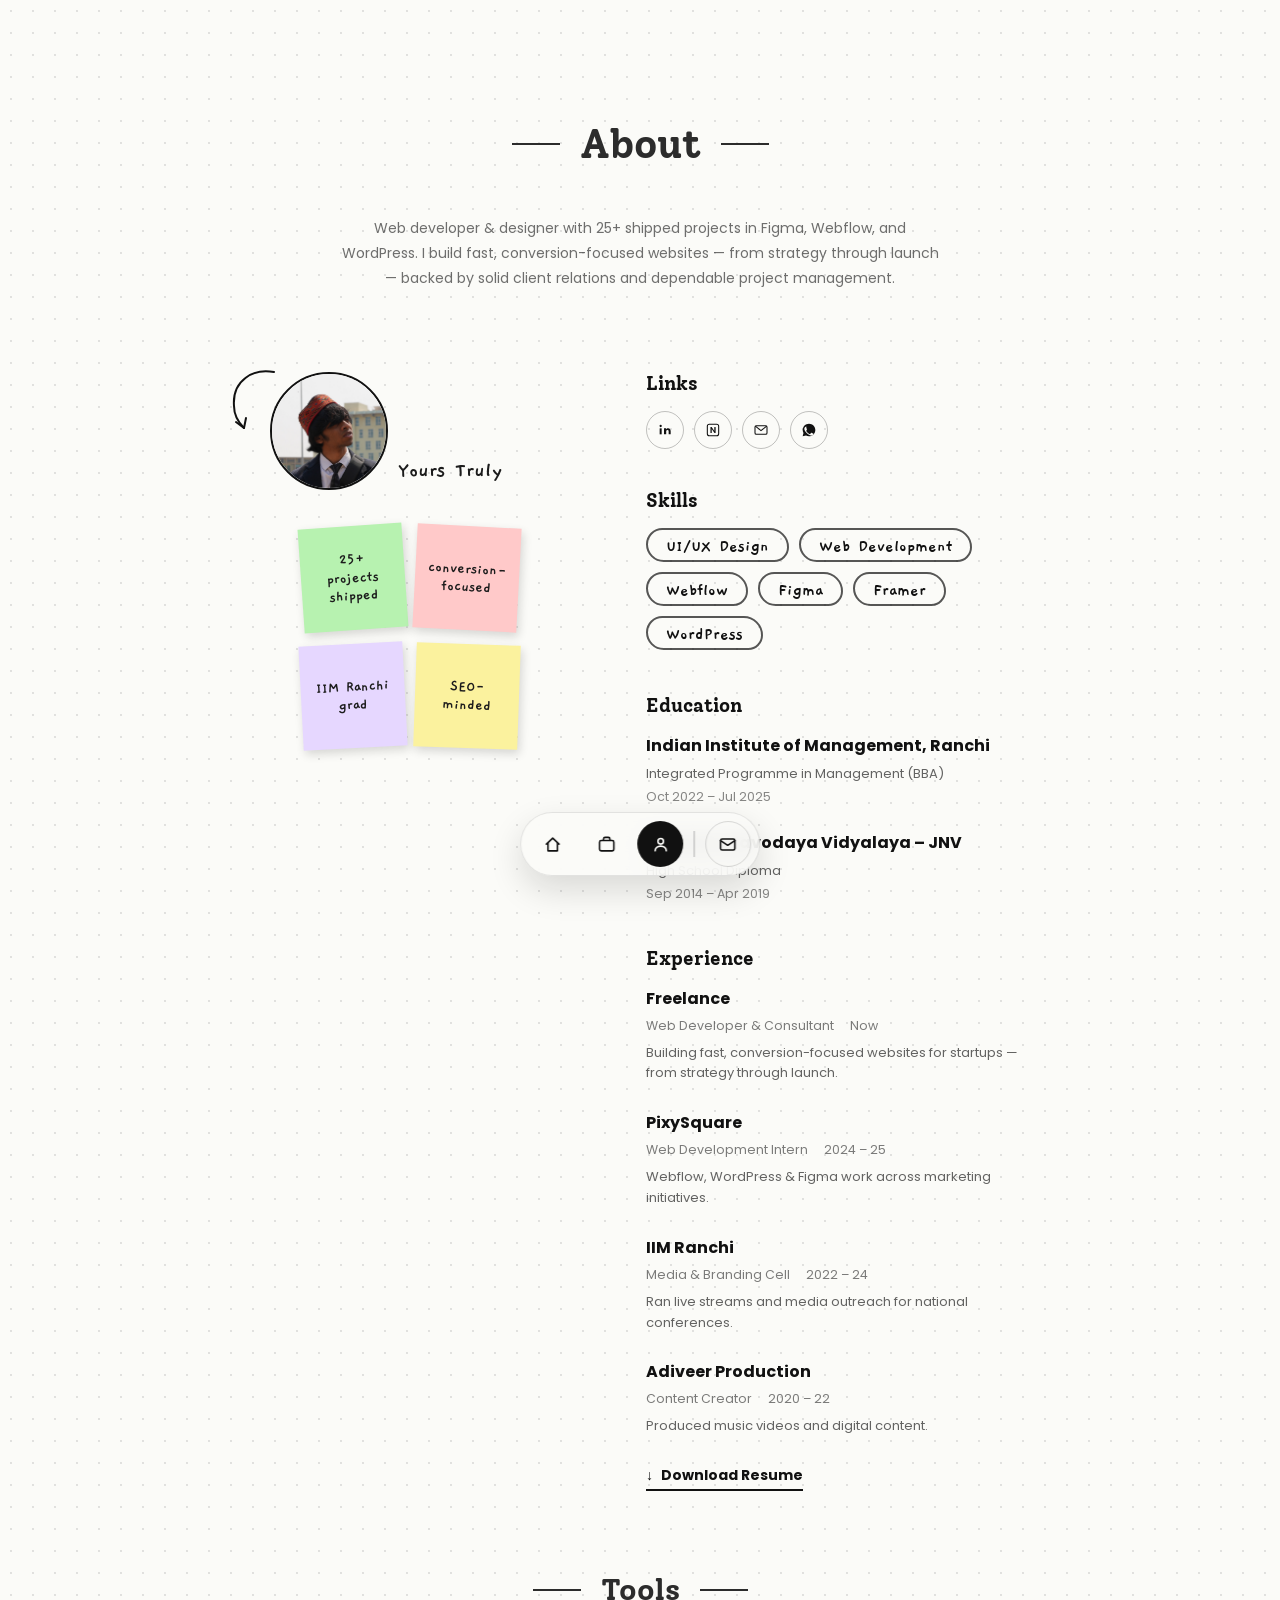
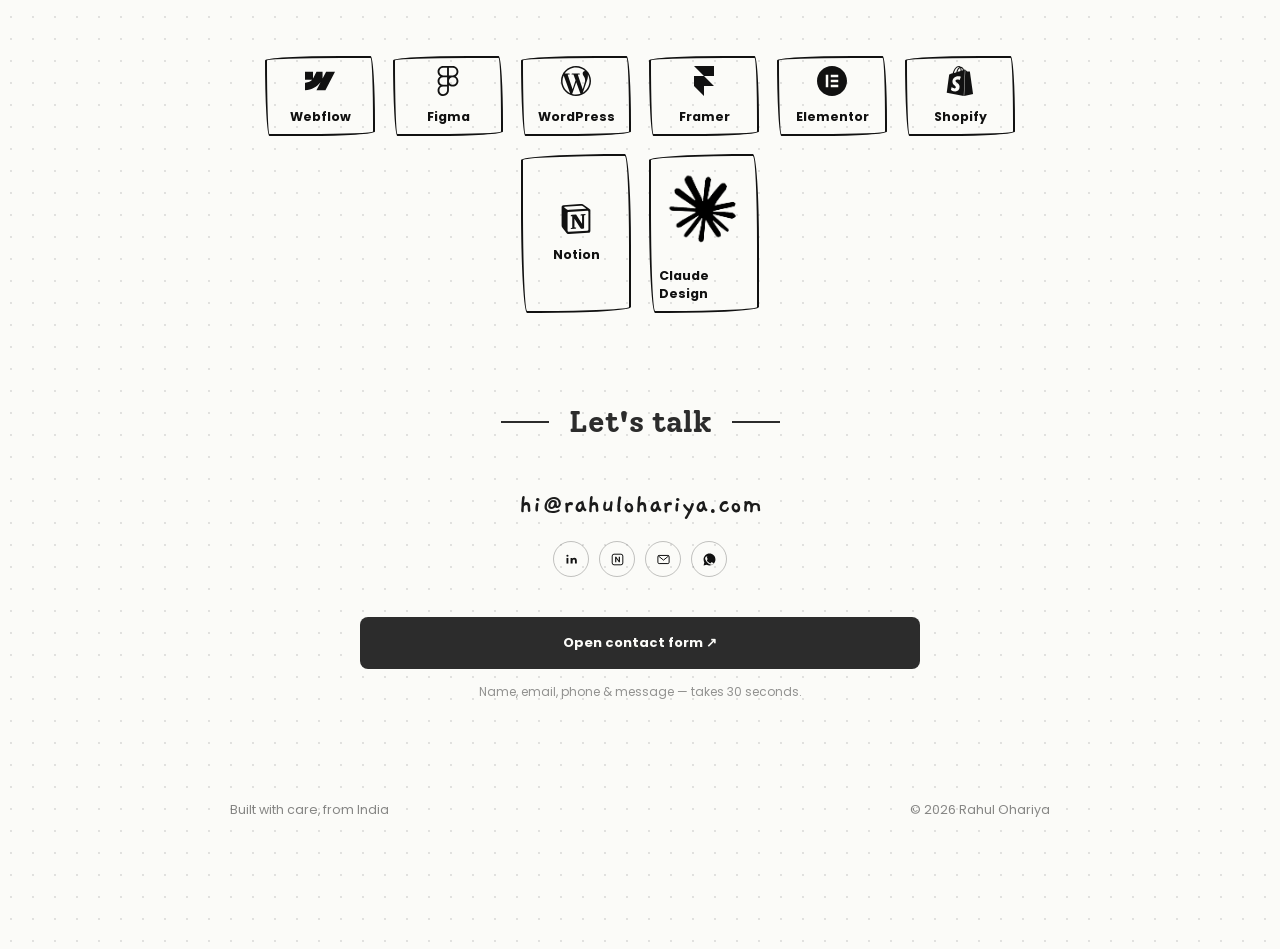
<file: about.html>
<!DOCTYPE html>
<html lang="en">
<head>
<meta charset="utf-8">
<meta name="viewport" content="width=device-width, initial-scale=1">
<title>About — Rahul Ohariya</title>
<meta name="description" content="About Rahul Ohariya — web developer & designer building fast, conversion-focused websites in Figma, Webflow, and WordPress.">
<meta name="robots" content="index, follow">
<link rel="canonical" href="https://www.rahulohariya.com/about">
<meta property="og:type" content="profile">
<meta property="og:title" content="About — Rahul Ohariya">
<meta property="og:description" content="Web developer & designer, IIM Ranchi grad, 25+ projects shipped.">
<meta property="og:url" content="https://www.rahulohariya.com/about">
<meta property="og:image" content="https://www.rahulohariya.com/images/og-cover.jpg">
<meta property="og:image:width" content="1200">
<meta property="og:image:height" content="630">
<meta property="og:image:type" content="image/jpeg">
<meta name="twitter:card" content="summary_large_image">
<meta name="twitter:title" content="About — Rahul Ohariya">
<meta name="twitter:description" content="Web developer & designer, IIM Ranchi grad, 25+ projects shipped.">
<meta name="twitter:image" content="https://www.rahulohariya.com/images/og-cover.jpg">
<link rel="icon" type="image/png" href="images/logo.png">
<link rel="preconnect" href="https://fonts.googleapis.com">
<link rel="preconnect" href="https://fonts.gstatic.com" crossorigin>
<link href="https://fonts.googleapis.com/css2?family=Solway:wght@400;700&family=Poppins:wght@400;500;600;700&family=Gaegu:wght@400;700&family=Caveat:wght@500;600;700&display=swap" rel="stylesheet">
<link rel="stylesheet" href="css/style.css">
</head>
<body>
<a class="skip-link" href="#main">Skip to content</a>

<main id="main">

  <!-- HEADER -->
  <section class="page-header pad-x">
    <div class="section-heading"><span class="line"></span><h1>About</h1><span class="line"></span></div>
    <p class="lede">Web developer &amp; designer with 25+ shipped projects in Figma, Webflow, and WordPress. I build fast, conversion-focused websites — from strategy through launch — backed by solid client relations and dependable project management.</p>
  </section>

  <!-- ABOUT GRID -->
  <section class="about-block pad-x container-sm">
    <div class="about-columns">
      <!-- LEFT -->
      <div class="about-left">
        <div class="portrait-wrap">
          <div class="portrait-arrow">
            <svg viewBox="0 0 56 70" width="56" height="70" fill="none"><path d="M50 6C30 2 8 14 10 40c0 8 4 16 10 22" stroke="#111" stroke-width="2" stroke-linecap="round"/><path d="M20 62l-8-6M20 62l2-10" stroke="#111" stroke-width="2" stroke-linecap="round" stroke-linejoin="round"/></svg>
          </div>
          <div class="portrait-circle">
            <img src="images/rahul-photo.jpg" alt="Rahul Ohariya">
          </div>
          <span class="portrait-caption">Yours Truly</span>
        </div>

        <div class="notes-grid">
          <div class="note" style="--r:-4deg; --dur:4.2s; --delay:0s; background:#b7f2b0;"><span>25+ projects shipped</span></div>
          <div class="note" style="--r:3deg; --dur:3.7s; --delay:0.4s; background:#ffc9c9;"><span>conversion-focused</span></div>
          <div class="note" style="--r:-3deg; --dur:4.1s; --delay:0.15s; background:#e6d7ff;"><span>IIM Ranchi grad</span></div>
          <div class="note" style="--r:2deg; --dur:3.6s; --delay:0.5s; background:#fbf29e;"><span>SEO-minded</span></div>
        </div>
      </div>

      <!-- RIGHT -->
      <div class="about-right">
        <h3>Links</h3>
        <div class="links-row">
          <a class="link-circle magnetic" href="https://www.linkedin.com/in/rahulohariya/" target="_blank" rel="noopener noreferrer" aria-label="LinkedIn">
            <svg viewBox="0 0 24 24" width="16" height="16"><rect x="4" y="9.5" width="3" height="9" fill="currentColor"/><circle cx="5.5" cy="6" r="1.7" fill="currentColor"/><path d="M10.5 18.5v-9h3v1.3c.6-.9 1.7-1.6 3.1-1.6 2.5 0 3.9 1.7 3.9 4.5v4.8h-3v-4.3c0-1.3-.5-2.2-1.7-2.2-1 0-1.6.7-1.9 1.3-.1.3-.1.6-.1 1v4.2Z" fill="currentColor"/></svg>
          </a>
          <a class="link-circle magnetic" href="https://notion.rahulohariya.com" target="_blank" rel="noopener noreferrer" aria-label="Notion">
            <svg viewBox="0 0 24 24" width="16" height="16"><rect x="3.5" y="3.5" width="17" height="17" rx="3" fill="none" stroke="currentColor" stroke-width="1.6"/><path d="M8.2 7.5v9h1.9v-6l4.1 6h1.7v-9h-1.9v6l-4-6Z" fill="currentColor"/></svg>
          </a>
          <a class="link-circle magnetic" href="mailto:hi@rahulohariya.com" aria-label="Email">
            <svg viewBox="0 0 24 24" width="16" height="16"><rect x="3" y="5.5" width="18" height="13" rx="2" fill="none" stroke="currentColor" stroke-width="1.6"/><path d="M4 6.5l8 6.5 8-6.5" fill="none" stroke="currentColor" stroke-width="1.6" stroke-linecap="round" stroke-linejoin="round"/></svg>
          </a>
          <a class="link-circle magnetic" href="https://wa.me/+916261559267" target="_blank" rel="noopener noreferrer" aria-label="WhatsApp">
            <svg viewBox="0 0 24 24" width="16" height="16"><path d="M12 2.5c5.2 0 9.5 4.2 9.5 9.5 0 5.2-4.2 9.5-9.5 9.5-1.6 0-3.2-.4-4.5-1.2L2.5 21.5l1.2-4.9C3 15.2 2.5 13.6 2.5 12 2.5 6.8 6.8 2.5 12 2.5Z" fill="currentColor"/><path d="M8.7 7.6c-.3-.6-.5-.6-.8-.6h-.6c-.3 0-.7.1-1 .5-.4.4-1.3 1.2-1.3 3s1.4 3.4 1.6 3.7c.2.3 2.8 4.2 6.8 5.7 3.3 1.3 4-.1 4.7-.7.7-.6.7-1.2.5-1.4-.2-.3-2.4-1.4-2.7-1.5-.4-.1-.6-.2-.9.2-.3.4-1 1.3-1.2 1.5-.2.2-.4.3-.8.1-.4-.2-1.6-.6-3-2-1.1-1-1.9-2.2-2.1-2.6-.2-.4 0-.6.2-.8.2-.2.4-.5.5-.7.2-.2.2-.4.3-.6.1-.2 0-.5-.1-.7-.1-.2-.9-2.3-1.1-2.7Z" fill="#fbfbf8"/></svg>
          </a>
        </div>

        <h3>Skills</h3>
        <div class="skills-row">
          <span class="skill-chip">UI/UX Design</span>
          <span class="skill-chip">Web Development</span>
          <span class="skill-chip">Webflow</span>
          <span class="skill-chip">Figma</span>
          <span class="skill-chip">Framer</span>
          <span class="skill-chip">WordPress</span>
        </div>

        <h3>Education</h3>
        <div class="edu-list" style="margin-bottom:44px;">
          <div class="edu-item">
            <div class="org">Indian Institute of Management, Ranchi</div>
            <div class="degree">Integrated Programme in Management (BBA)</div>
            <div class="date">Oct 2022 – Jul 2025</div>
          </div>
          <div class="edu-item">
            <div class="org">Jawahar Navodaya Vidyalaya – JNV</div>
            <div class="degree">High School Diploma</div>
            <div class="date">Sep 2014 – Apr 2019</div>
          </div>
        </div>

        <h3>Experience</h3>
        <div class="exp-list">
          <div class="exp-item">
            <div class="org">Freelance</div>
            <div class="meta"><span>Web Developer &amp; Consultant</span><span>Now</span></div>
            <p>Building fast, conversion-focused websites for startups — from strategy through launch.</p>
          </div>
          <div class="exp-item">
            <div class="org">PixySquare</div>
            <div class="meta"><span>Web Development Intern</span><span>2024 – 25</span></div>
            <p>Webflow, WordPress &amp; Figma work across marketing initiatives.</p>
          </div>
          <div class="exp-item">
            <div class="org">IIM Ranchi</div>
            <div class="meta"><span>Media &amp; Branding Cell</span><span>2022 – 24</span></div>
            <p>Ran live streams and media outreach for national conferences.</p>
          </div>
          <div class="exp-item">
            <div class="org">Adiveer Production</div>
            <div class="meta"><span>Content Creator</span><span>2020 – 22</span></div>
            <p>Produced music videos and digital content.</p>
          </div>
        </div>

        <a class="resume-link" href="/resume.pdf" target="_blank" rel="noopener noreferrer">
          <span>↓</span> Download Resume
        </a>
      </div>
    </div>
  </section>

  <!-- TOOLS -->
  <section class="tools-section pad-x">
    <div class="section-heading"><span class="line"></span><h2>Tools</h2><span class="line"></span></div>
    <div class="tools-grid">
      <div class="tool-card hd-border">
        <svg viewBox="0 0 24 24" width="30" height="30"><path d="m24 4.515-7.658 14.97H9.149l3.205-6.204h-.144C9.566 16.713 5.621 18.973 0 19.485v-6.118s3.596-.213 5.71-2.435H0V4.515h6.417v5.278l.144-.001 2.622-5.277h4.854v5.244h.144l2.72-5.244H24Z" fill="currentColor"/></svg>
        <span class="tool-name">Webflow</span>
      </div>
      <div class="tool-card hd-border">
        <svg viewBox="0 0 24 24" width="30" height="30"><path d="M15.852 8.981h-4.588V0h4.588c2.476 0 4.49 2.014 4.49 4.49s-2.014 4.491-4.49 4.491zM12.735 7.51h3.117c1.665 0 3.019-1.355 3.019-3.019s-1.355-3.019-3.019-3.019h-3.117V7.51zm0 1.471H8.148c-2.476 0-4.49-2.014-4.49-4.49S5.672 0 8.148 0h4.588v8.981zm-4.587-7.51c-1.665 0-3.019 1.355-3.019 3.019s1.354 3.02 3.019 3.02h3.117V1.471H8.148zm4.587 15.019H8.148c-2.476 0-4.49-2.014-4.49-4.49s2.014-4.49 4.49-4.49h4.588v8.98zM8.148 8.981c-1.665 0-3.019 1.355-3.019 3.019s1.355 3.019 3.019 3.019h3.117V8.981H8.148zM8.172 24c-2.489 0-4.515-2.014-4.515-4.49s2.014-4.49 4.49-4.49h4.588v4.441c0 2.503-2.047 4.539-4.563 4.539zm-.024-7.51a3.023 3.023 0 0 0-3.019 3.019c0 1.665 1.365 3.019 3.044 3.019 1.705 0 3.093-1.376 3.093-3.068v-2.97H8.148zm7.704 0h-.098c-2.476 0-4.49-2.014-4.49-4.49s2.014-4.49 4.49-4.49h.098c2.476 0 4.49 2.014 4.49 4.49s-2.014 4.49-4.49 4.49zm-.097-7.509c-1.665 0-3.019 1.355-3.019 3.019s1.355 3.019 3.019 3.019h.098c1.665 0 3.019-1.355 3.019-3.019s-1.355-3.019-3.019-3.019h-.098z" fill="currentColor"/></svg>
        <span class="tool-name">Figma</span>
      </div>
      <div class="tool-card hd-border">
        <svg viewBox="0 0 24 24" width="30" height="30"><path d="M21.469 6.825c.84 1.537 1.318 3.3 1.318 5.175 0 3.979-2.156 7.456-5.363 9.325l3.295-9.527c.615-1.54.82-2.771.82-3.864 0-.405-.026-.78-.07-1.11m-7.981.105c.647-.03 1.232-.105 1.232-.105.582-.075.514-.93-.067-.899 0 0-1.755.135-2.88.135-1.064 0-2.85-.15-2.85-.15-.585-.03-.661.855-.075.885 0 0 .54.061 1.125.09l1.68 4.605-2.37 7.08L5.354 6.9c.649-.03 1.234-.1 1.234-.1.585-.075.516-.93-.065-.896 0 0-1.746.138-2.874.138-.2 0-.438-.008-.69-.015C4.911 3.15 8.235 1.215 12 1.215c2.809 0 5.365 1.072 7.286 2.833-.046-.003-.091-.009-.141-.009-1.06 0-1.812.923-1.812 1.914 0 .89.513 1.643 1.06 2.531.411.72.89 1.643.89 2.977 0 .915-.354 1.994-.821 3.479l-1.075 3.585-3.9-11.61.001.014zM12 22.784c-1.059 0-2.081-.153-3.048-.437l3.237-9.406 3.315 9.087c.024.053.05.101.078.149-1.12.393-2.325.609-3.582.609M1.211 12c0-1.564.336-3.05.935-4.39L7.29 21.709C3.694 19.96 1.212 16.271 1.211 12M12 0C5.385 0 0 5.385 0 12s5.385 12 12 12 12-5.385 12-12S18.615 0 12 0" fill="currentColor"/></svg>
        <span class="tool-name">WordPress</span>
      </div>
      <div class="tool-card hd-border">
        <svg viewBox="0 0 24 24" width="30" height="30"><path d="M4 0h16v8h-8zM4 8h8l8 8H4zM4 16h8v8z" fill="currentColor"/></svg>
        <span class="tool-name">Framer</span>
      </div>
      <div class="tool-card hd-border">
        <svg viewBox="0 0 24 24" width="30" height="30"><path d="M12 0C5.372 0 0 5.372 0 12c0 6.626 5.372 12 12 12s12-5.372 12-12c0-6.626-5.372-12-12-12ZM9 17H7V7H9Zm8 0H11V15h6Zm0-4H11V11h6Zm0-4H11V7h6Z" fill="currentColor"/></svg>
        <span class="tool-name">Elementor</span>
      </div>
      <div class="tool-card hd-border">
        <svg viewBox="0 0 24 24" width="30" height="30"><path d="M15.337 23.979l7.216-1.561s-2.604-17.613-2.625-17.73c-.018-.116-.114-.192-.211-.192s-1.929-.136-1.929-.136-1.275-1.274-1.439-1.411c-.045-.037-.075-.057-.121-.074l-.914 21.104h.023zM11.71 11.305s-.81-.424-1.774-.424c-1.447 0-1.504.906-1.504 1.141 0 1.232 3.24 1.715 3.24 4.629 0 2.295-1.44 3.76-3.406 3.76-2.354 0-3.54-1.465-3.54-1.465l.646-2.086s1.245 1.066 2.28 1.066c.675 0 .975-.545.975-.932 0-1.619-2.654-1.694-2.654-4.359-.034-2.237 1.571-4.416 4.827-4.416 1.257 0 1.875.361 1.875.361l-.945 2.715-.02.01zM11.17.83c.136 0 .271.038.405.135-.984.465-2.064 1.639-2.508 3.992-.656.213-1.293.405-1.889.578C7.697 3.75 8.951.84 11.17.84V.83zm1.235 2.949v.135c-.754.232-1.583.484-2.394.736.466-1.777 1.333-2.645 2.085-2.971.193.501.309 1.176.309 2.1zm.539-2.234c.694.074 1.141.867 1.429 1.755-.349.114-.735.231-1.158.366v-.252c0-.752-.096-1.371-.271-1.871v.002zm2.992 1.289c-.02 0-.06.021-.078.021s-.289.075-.714.21c-.423-1.233-1.176-2.37-2.508-2.37h-.115C12.135.209 11.669 0 11.265 0 8.159 0 6.675 3.877 6.21 5.846c-1.194.365-2.063.636-2.16.674-.675.213-.694.232-.772.87-.075.462-1.83 14.063-1.83 14.063L15.009 24l.927-21.166z" fill="currentColor"/></svg>
        <span class="tool-name">Shopify</span>
      </div>
      <div class="tool-card hd-border">
        <svg viewBox="0 0 24 24" width="30" height="30"><path d="M4.459 4.208c.746.606 1.026.56 2.428.466l13.215-.793c.28 0 .047-.28-.046-.326L17.86 1.968c-.42-.326-.981-.7-2.055-.607L3.01 2.295c-.466.046-.56.28-.374.466zm.793 3.08v13.904c0 .747.373 1.027 1.214.98l14.523-.84c.841-.046.935-.56.935-1.167V6.354c0-.606-.233-.933-.748-.887l-15.177.887c-.56.047-.747.327-.747.933zm14.337.745c.093.42 0 .84-.42.888l-.7.14v10.264c-.608.327-1.168.514-1.635.514-.748 0-.935-.234-1.495-.933l-4.577-7.186v6.952L12.21 19s0 .84-1.168.84l-3.222.186c-.093-.186 0-.653.327-.746l.84-.233V9.854L7.822 9.76c-.094-.42.14-1.026.793-1.073l3.456-.233 4.764 7.279v-6.44l-1.215-.139c-.093-.514.28-.887.747-.933zM1.936 1.035l13.31-.98c1.634-.14 2.055-.047 3.082.7l4.249 2.986c.7.513.934.653.934 1.213v16.378c0 1.026-.373 1.634-1.68 1.726l-15.458.934c-.98.047-1.448-.093-1.962-.747l-3.129-4.06c-.56-.747-.793-1.306-.793-1.96V2.667c0-.839.374-1.54 1.447-1.632z" fill="currentColor"/></svg>
        <span class="tool-name">Notion</span>
      </div>
      <div class="tool-card hd-border">
        <img src="images/claude-logo.png" alt="Claude Design">
        <span class="tool-name">Claude Design</span>
      </div>
    </div>
  </section>

  <!-- LET'S TALK -->
  <section class="talk-section talk-section--tight pad-x">
    <div class="section-heading"><span class="line"></span><h2>Let's talk</h2><span class="line"></span></div>
    <div class="talk-contact">
      <a class="talk-email magnetic" href="mailto:hi@rahulohariya.com">hi@rahulohariya.com</a>
      <div class="talk-links">
        <a class="link-circle" href="https://www.linkedin.com/in/rahulohariya/" target="_blank" rel="noopener noreferrer" aria-label="LinkedIn">
          <svg viewBox="0 0 24 24" width="15" height="15"><rect x="4" y="9.5" width="3" height="9" fill="currentColor"/><circle cx="5.5" cy="6" r="1.7" fill="currentColor"/><path d="M10.5 18.5v-9h3v1.3c.6-.9 1.7-1.6 3.1-1.6 2.5 0 3.9 1.7 3.9 4.5v4.8h-3v-4.3c0-1.3-.5-2.2-1.7-2.2-1 0-1.6.7-1.9 1.3-.1.3-.1.6-.1 1v4.2Z" fill="currentColor"/></svg>
        </a>
        <a class="link-circle" href="https://notion.rahulohariya.com" target="_blank" rel="noopener noreferrer" aria-label="Notion">
          <svg viewBox="0 0 24 24" width="15" height="15"><rect x="3.5" y="3.5" width="17" height="17" rx="3" fill="none" stroke="currentColor" stroke-width="1.6"/><path d="M8.2 7.5v9h1.9v-6l4.1 6h1.7v-9h-1.9v6l-4-6Z" fill="currentColor"/></svg>
        </a>
        <a class="link-circle" href="mailto:hi@rahulohariya.com" aria-label="Email">
          <svg viewBox="0 0 24 24" width="15" height="15"><rect x="3" y="5.5" width="18" height="13" rx="2" fill="none" stroke="currentColor" stroke-width="1.6"/><path d="M4 6.5l8 6.5 8-6.5" fill="none" stroke="currentColor" stroke-width="1.6" stroke-linecap="round" stroke-linejoin="round"/></svg>
        </a>
        <a class="link-circle" href="https://wa.me/+916261559267" target="_blank" rel="noopener noreferrer" aria-label="WhatsApp">
          <svg viewBox="0 0 24 24" width="15" height="15"><path d="M12 2.5c5.2 0 9.5 4.2 9.5 9.5 0 5.2-4.2 9.5-9.5 9.5-1.6 0-3.2-.4-4.5-1.2L2.5 21.5l1.2-4.9C3 15.2 2.5 13.6 2.5 12 2.5 6.8 6.8 2.5 12 2.5Z" fill="currentColor"/><path d="M8.7 7.6c-.3-.6-.5-.6-.8-.6h-.6c-.3 0-.7.1-1 .5-.4.4-1.3 1.2-1.3 3s1.4 3.4 1.6 3.7c.2.3 2.8 4.2 6.8 5.7 3.3 1.3 4-.1 4.7-.7.7-.6.7-1.2.5-1.4-.2-.3-2.4-1.4-2.7-1.5-.4-.1-.6-.2-.9.2-.3.4-1 1.3-1.2 1.5-.2.2-.4.3-.8.1-.4-.2-1.6-.6-3-2-1.1-1-1.9-2.2-2.1-2.6-.2-.4 0-.6.2-.8.2-.2.4-.5.5-.7.2-.2.2-.4.3-.6.1-.2 0-.5-.1-.7-.1-.2-.9-2.3-1.1-2.7Z" fill="#fbfbf8"/></svg>
        </a>
      </div>
    </div>
    <div class="talk-cta-wrap">
      <a class="talk-cta magnetic" href="https://docs.google.com/forms/d/e/1FAIpQLSf0mR3BM-qzTv-JVh9lmuvvmbaE13UMLcjVcatWlK8VCuBi1w/viewform" target="_blank" rel="noopener noreferrer">Open contact form ↗</a>
      <p class="talk-note">Name, email, phone &amp; message — takes 30 seconds.</p>
    </div>
  </section>

  <!-- FOOTER -->
  <footer class="site-footer pad-x">
    <div class="footer-row">
      <span>Built with care, from India</span>
      <span>© <span id="year">2026</span> Rahul Ohariya</span>
    </div>
  </footer>

</main>

<!-- HAMBURGER (mobile) -->
<nav class="hamburger-nav">
  <button class="hamburger-btn" aria-label="Menu" aria-expanded="false">
    <svg class="icon-menu" width="19" height="19" viewBox="0 0 24 24" fill="none"><path d="M4 7H20M4 12H20M4 17H20" stroke="#111" stroke-width="2.2" stroke-linecap="round"></path></svg>
    <svg class="icon-close" width="19" height="19" viewBox="0 0 24 24" fill="none"><path d="M5 5L19 19M19 5L5 19" stroke="#111" stroke-width="2.2" stroke-linecap="round"></path></svg>
  </button>
  <div class="menu-backdrop"></div>
  <div class="menu-panel">
    <a href="/" class="menu-row">
      <span class="menu-label">Home</span>
      <span class="menu-icon"><svg width="24" height="24" viewBox="0 0 24 24" fill="none"><path d="M4 11.5L12 4L20 11.5" stroke="#111" stroke-width="2" stroke-linecap="round" stroke-linejoin="round"></path><path d="M6 10V20H18V10" stroke="#111" stroke-width="2" stroke-linecap="round" stroke-linejoin="round"></path></svg></span>
    </a>
    <a href="/projects" class="menu-row">
      <span class="menu-label">Projects</span>
      <span class="menu-icon"><svg width="24" height="24" viewBox="0 0 24 24" fill="none"><rect x="3" y="7" width="18" height="13" rx="2" stroke="#111" stroke-width="2"></rect><path d="M8 7V5C8 3.9 8.9 3 10 3H14C15.1 3 16 3.9 16 5V7" stroke="#111" stroke-width="2"></path></svg></span>
    </a>
    <a href="/about" class="menu-row active">
      <span class="menu-label">About</span>
      <span class="menu-icon"><svg width="24" height="24" viewBox="0 0 24 24" fill="none"><circle cx="12" cy="8" r="3.5" stroke="#111" stroke-width="2"></circle><path d="M5 20C5 16.5 8 14 12 14C16 14 19 16.5 19 20" stroke="#111" stroke-width="2" stroke-linecap="round"></path></svg></span>
    </a>
    <a href="https://wa.me/+916261559267" target="_blank" rel="noopener noreferrer" class="menu-row">
      <span class="menu-label">Contact</span>
      <span class="menu-icon"><svg width="24" height="24" viewBox="0 0 24 24" fill="none"><rect x="3" y="5.5" width="18" height="13" rx="2" stroke="#111" stroke-width="2"></rect><path d="M4 6.5l8 6.5 8-6.5" stroke="#111" stroke-width="2" stroke-linecap="round" stroke-linejoin="round"></path></svg></span>
    </a>
  </div>
</nav>

<!-- DOCK NAV -->
<nav class="dock-nav">
  <div class="dock-inner">
    <a href="/" aria-label="Home" class="dock-item">
      <svg width="19" height="19" viewBox="0 0 24 24" fill="none"><path d="M4 11.5L12 4L20 11.5" stroke="#111" stroke-width="2" stroke-linecap="round" stroke-linejoin="round"></path><path d="M6 10V20H18V10" stroke="#111" stroke-width="2" stroke-linecap="round" stroke-linejoin="round"></path></svg>
    </a>
    <a href="/projects" aria-label="Projects" class="dock-item">
      <svg width="19" height="19" viewBox="0 0 24 24" fill="none"><rect x="3" y="7" width="18" height="13" rx="2" stroke="#111" stroke-width="2"></rect><path d="M8 7V5C8 3.9 8.9 3 10 3H14C15.1 3 16 3.9 16 5V7" stroke="#111" stroke-width="2"></path></svg>
    </a>
    <a href="/about" aria-label="About" class="dock-item active">
      <svg width="19" height="19" viewBox="0 0 24 24" fill="none"><circle cx="12" cy="8" r="3.5" stroke="#fbfbf8" stroke-width="2"></circle><path d="M5 20C5 16.5 8 14 12 14C16 14 19 16.5 19 20" stroke="#fbfbf8" stroke-width="2" stroke-linecap="round"></path></svg>
    </a>
    <div class="dock-divider"></div>
    <a href="https://wa.me/+916261559267" target="_blank" rel="noopener noreferrer" aria-label="Contact" class="dock-item dock-contact magnetic">
      <svg width="19" height="19" viewBox="0 0 24 24" fill="none"><rect x="3" y="5" width="18" height="14" rx="2" stroke="#111" stroke-width="2"></rect><path d="M3 7L12 13L21 7" stroke="#111" stroke-width="2" stroke-linecap="round" stroke-linejoin="round"></path></svg>
    </a>
  </div>
</nav>

<script src="js/main.js" defer></script>
</body>
</html>
</file>
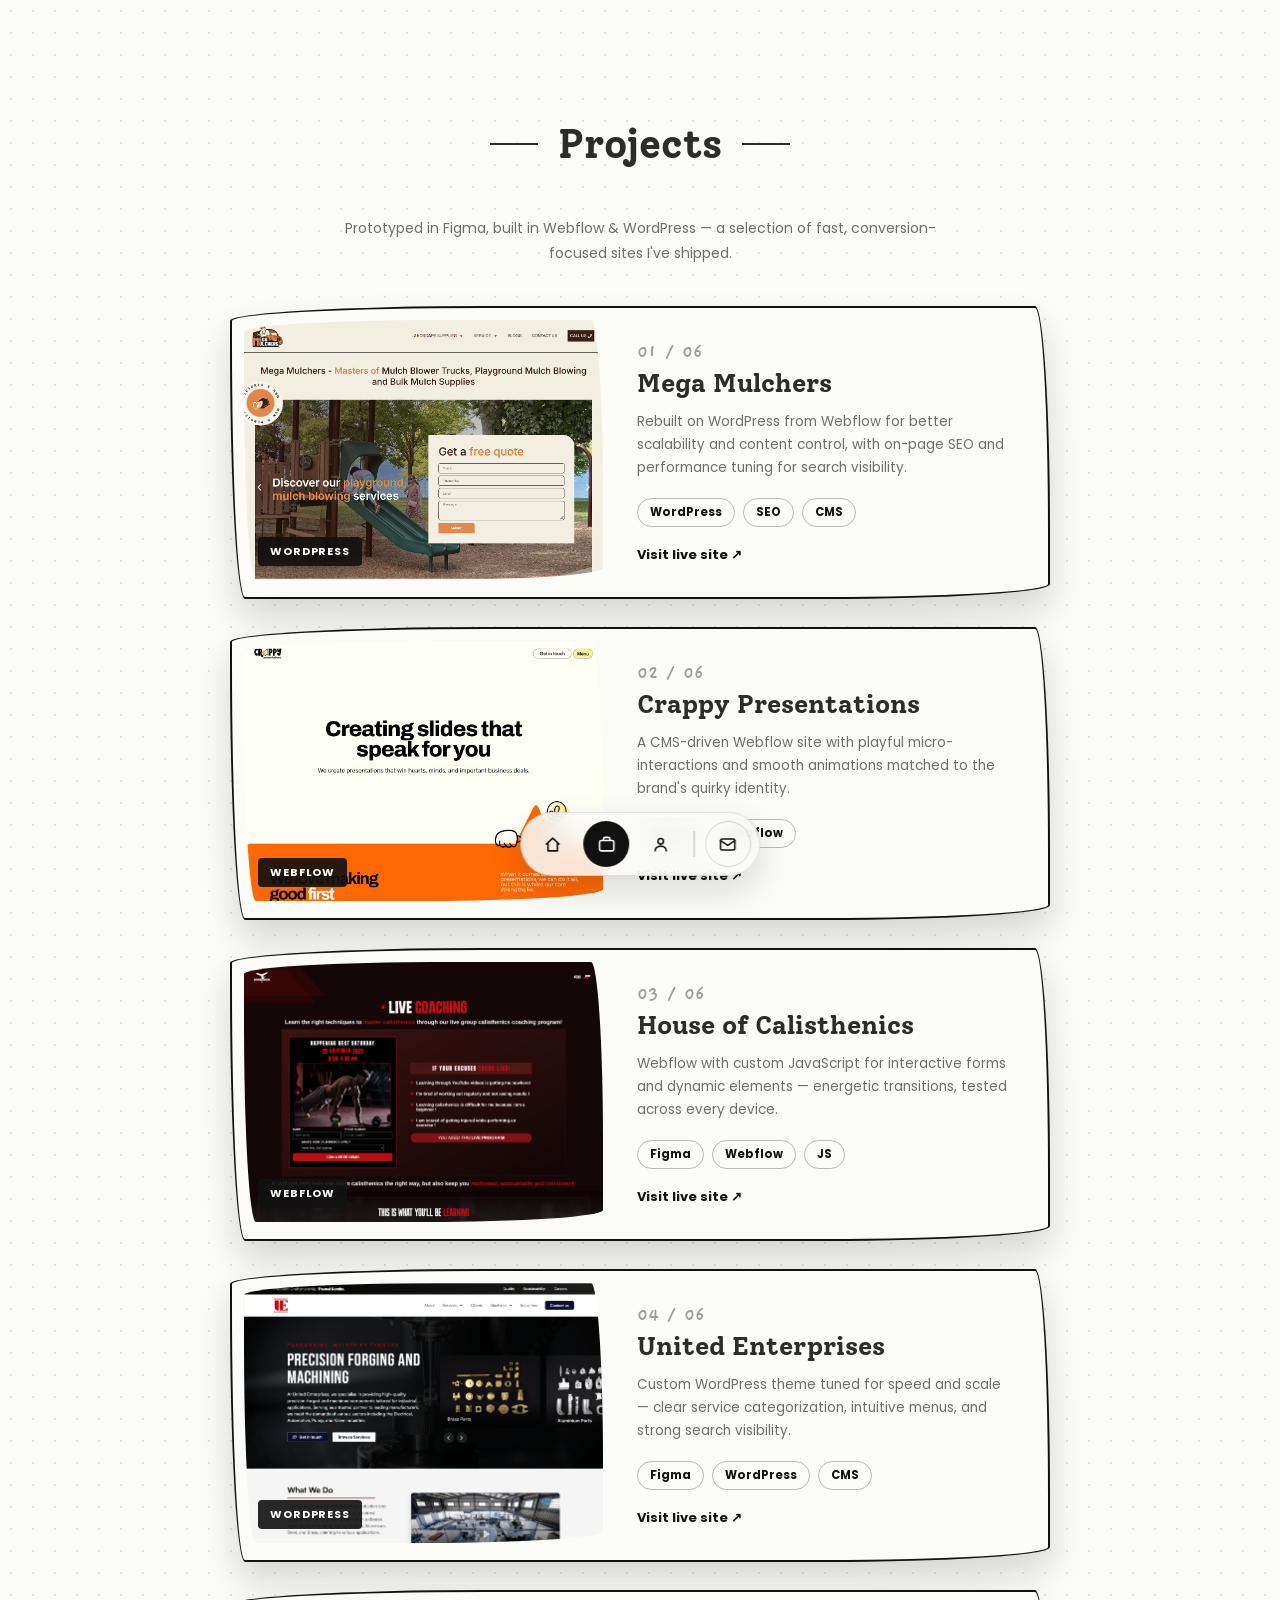
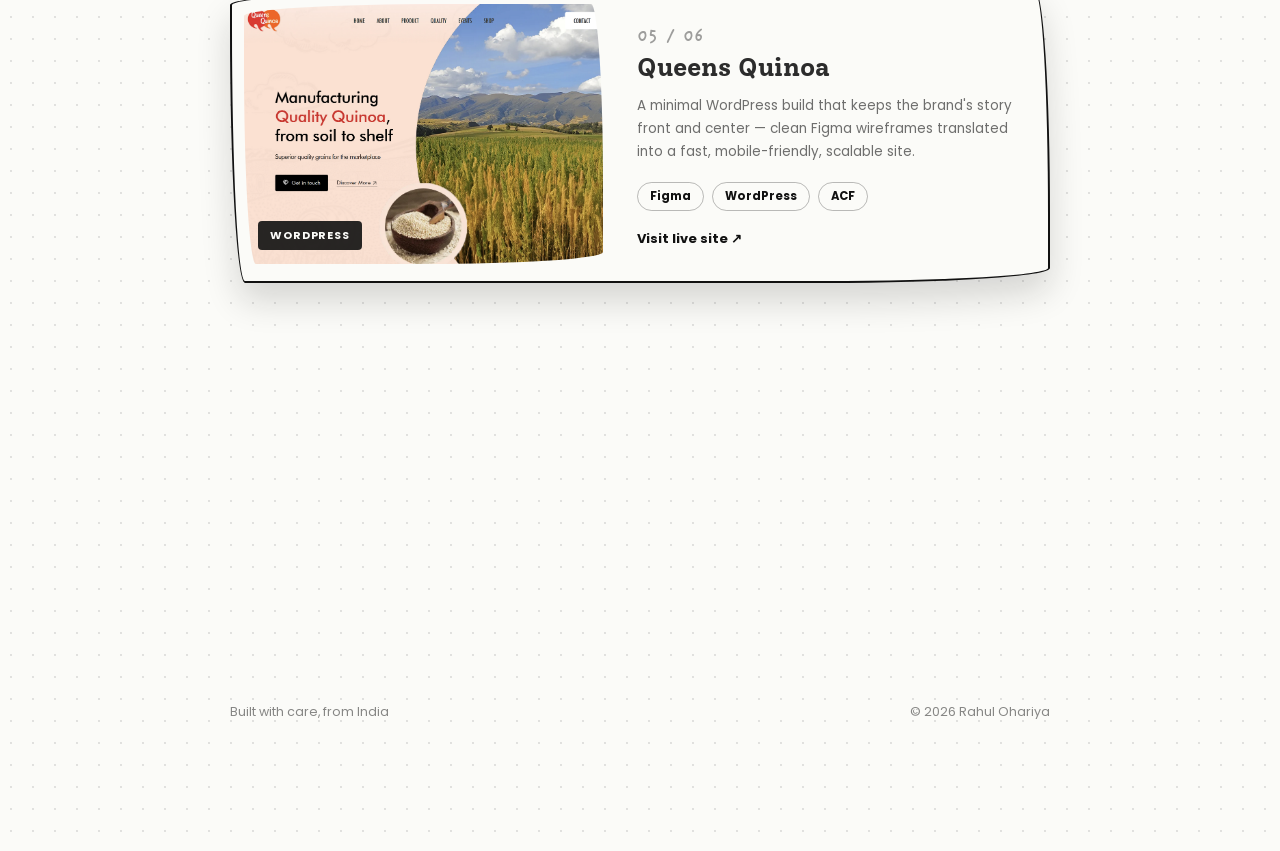
<file: projects.html>
<!DOCTYPE html>
<html lang="en">
<head>
<meta charset="utf-8">
<meta name="viewport" content="width=device-width, initial-scale=1">
<title>Projects — Rahul Ohariya</title>
<meta name="description" content="Selected web design & development projects by Rahul Ohariya — WordPress, Webflow, and Figma.">
<meta name="robots" content="index, follow">
<link rel="canonical" href="https://www.rahulohariya.com/projects">
<meta property="og:type" content="website">
<meta property="og:title" content="Projects — Rahul Ohariya">
<meta property="og:description" content="Selected web design & development case studies in WordPress, Webflow, and Figma.">
<meta property="og:url" content="https://www.rahulohariya.com/projects">
<meta property="og:image" content="https://www.rahulohariya.com/images/og-cover.jpg">
<meta property="og:image:width" content="1200">
<meta property="og:image:height" content="630">
<meta property="og:image:type" content="image/jpeg">
<meta name="twitter:card" content="summary_large_image">
<meta name="twitter:title" content="Projects — Rahul Ohariya">
<meta name="twitter:description" content="Selected web design & development case studies in WordPress, Webflow, and Figma.">
<meta name="twitter:image" content="https://www.rahulohariya.com/images/og-cover.jpg">
<link rel="icon" type="image/png" href="images/logo.png">
<link rel="preconnect" href="https://fonts.googleapis.com">
<link rel="preconnect" href="https://fonts.gstatic.com" crossorigin>
<link href="https://fonts.googleapis.com/css2?family=Solway:wght@400;700&family=Poppins:wght@400;500;600;700&family=Gaegu:wght@400;700&family=Caveat:wght@500;600;700&display=swap" rel="stylesheet">
<link rel="stylesheet" href="css/style.css">
</head>
<body>
<a class="skip-link" href="#main">Skip to content</a>

<main id="main">

  <!-- HEADER -->
  <section class="page-header pad-x">
    <div class="section-heading"><span class="line"></span><h1>Projects</h1><span class="line"></span></div>
    <p class="lede">Prototyped in Figma, built in Webflow &amp; WordPress — a selection of fast, conversion-focused sites I've shipped.</p>
  </section>

  <!-- PROJECT LIST -->
  <section class="projects-section pad-x">
    <div class="project-list">

      <a id="mega-mulchers" href="https://megamulchers.com.au/" target="_blank" rel="noopener noreferrer" class="project-card project-card--full hd-border" style="--tilt:-0.6deg; --sticky-top:110px; --z:1;">
        <div class="project-img"><img src="images/mega-mulchers.png" alt="Mega Mulchers"><span class="project-badge">WORDPRESS</span></div>
        <div class="project-text">
          <div class="project-index">01 / 06</div>
          <h2 class="project-title">Mega Mulchers</h2>
          <p class="project-desc">Rebuilt on WordPress from Webflow for better scalability and content control, with on-page SEO and performance tuning for search visibility.</p>
          <div class="project-tools"><span>WordPress</span><span>SEO</span><span>CMS</span></div>
          <span class="visit-live">Visit live site ↗</span>
        </div>
      </a>

      <a id="crappy-presentations" href="https://www.crappypresentations.com/" target="_blank" rel="noopener noreferrer" class="project-card project-card--full hd-border" style="--tilt:0.6deg; --sticky-top:132px; --z:2;">
        <div class="project-img"><img src="images/crappy-presentations.png" alt="Crappy Presentations"><span class="project-badge">WEBFLOW</span></div>
        <div class="project-text">
          <div class="project-index">02 / 06</div>
          <h2 class="project-title">Crappy Presentations</h2>
          <p class="project-desc">A CMS-driven Webflow site with playful micro-interactions and smooth animations matched to the brand's quirky identity.</p>
          <div class="project-tools"><span>Figma</span><span>Webflow</span></div>
          <span class="visit-live">Visit live site ↗</span>
        </div>
      </a>

      <a id="house-of-calisthenics" href="https://www.houseofcalisthenics.com/live-coaching" target="_blank" rel="noopener noreferrer" class="project-card project-card--full hd-border" style="--tilt:-0.6deg; --sticky-top:154px; --z:3;">
        <div class="project-img"><img src="images/house-of-calisthenics.png" alt="House of Calisthenics"><span class="project-badge">WEBFLOW</span></div>
        <div class="project-text">
          <div class="project-index">03 / 06</div>
          <h2 class="project-title">House of Calisthenics</h2>
          <p class="project-desc">Webflow with custom JavaScript for interactive forms and dynamic elements — energetic transitions, tested across every device.</p>
          <div class="project-tools"><span>Figma</span><span>Webflow</span><span>JS</span></div>
          <span class="visit-live">Visit live site ↗</span>
        </div>
      </a>

      <a id="united-enterprises" href="https://unitedenterprises.co.in/" target="_blank" rel="noopener noreferrer" class="project-card project-card--full hd-border" style="--tilt:0.6deg; --sticky-top:176px; --z:4;">
        <div class="project-img"><img src="images/united-enterprises.png" alt="United Enterprises"><span class="project-badge">WORDPRESS</span></div>
        <div class="project-text">
          <div class="project-index">04 / 06</div>
          <h2 class="project-title">United Enterprises</h2>
          <p class="project-desc">Custom WordPress theme tuned for speed and scale — clear service categorization, intuitive menus, and strong search visibility.</p>
          <div class="project-tools"><span>Figma</span><span>WordPress</span><span>CMS</span></div>
          <span class="visit-live">Visit live site ↗</span>
        </div>
      </a>

      <a id="queens-quinoa" href="https://queensquinoa.com/" target="_blank" rel="noopener noreferrer" class="project-card project-card--full hd-border" style="--tilt:-0.6deg; --sticky-top:198px; --z:5;">
        <div class="project-img"><img src="images/queens-quinoa.jpg" alt="Queens Quinoa"><span class="project-badge">WORDPRESS</span></div>
        <div class="project-text">
          <div class="project-index">05 / 06</div>
          <h2 class="project-title">Queens Quinoa</h2>
          <p class="project-desc">A minimal WordPress build that keeps the brand's story front and center — clean Figma wireframes translated into a fast, mobile-friendly, scalable site.</p>
          <div class="project-tools"><span>Figma</span><span>WordPress</span><span>ACF</span></div>
          <span class="visit-live">Visit live site ↗</span>
        </div>
      </a>

      <a id="avasa" href="https://avaasa.us/" target="_blank" rel="noopener noreferrer" class="project-card project-card--full hd-border" style="--tilt:0.6deg; --sticky-top:220px; --z:6;">
        <div class="project-img"><img src="images/avasa.png" alt="Avasa"><span class="project-badge">WEBFLOW</span></div>
        <div class="project-text">
          <div class="project-index">06 / 06</div>
          <h2 class="project-title">Avasa</h2>
          <p class="project-desc">A minimalist, modular Webflow build with smooth animations and an elegant user journey, prototyped end-to-end in Figma.</p>
          <div class="project-tools"><span>Figma</span><span>Webflow</span></div>
          <span class="visit-live">Visit live site ↗</span>
        </div>
      </a>

    </div>
  </section>

  <!-- FOOTER -->
  <footer class="site-footer pad-x" style="padding-top:20px;">
    <div class="footer-row">
      <span>Built with care, from India</span>
      <span>© <span id="year">2026</span> Rahul Ohariya</span>
    </div>
  </footer>

</main>

<!-- HAMBURGER (mobile) -->
<nav class="hamburger-nav">
  <button class="hamburger-btn" aria-label="Menu" aria-expanded="false">
    <svg class="icon-menu" width="19" height="19" viewBox="0 0 24 24" fill="none"><path d="M4 7H20M4 12H20M4 17H20" stroke="#111" stroke-width="2.2" stroke-linecap="round"></path></svg>
    <svg class="icon-close" width="19" height="19" viewBox="0 0 24 24" fill="none"><path d="M5 5L19 19M19 5L5 19" stroke="#111" stroke-width="2.2" stroke-linecap="round"></path></svg>
  </button>
  <div class="menu-backdrop"></div>
  <div class="menu-panel">
    <a href="/" class="menu-row">
      <span class="menu-label">Home</span>
      <span class="menu-icon"><svg width="24" height="24" viewBox="0 0 24 24" fill="none"><path d="M4 11.5L12 4L20 11.5" stroke="#111" stroke-width="2" stroke-linecap="round" stroke-linejoin="round"></path><path d="M6 10V20H18V10" stroke="#111" stroke-width="2" stroke-linecap="round" stroke-linejoin="round"></path></svg></span>
    </a>
    <a href="/projects" class="menu-row active">
      <span class="menu-label">Projects</span>
      <span class="menu-icon"><svg width="24" height="24" viewBox="0 0 24 24" fill="none"><rect x="3" y="7" width="18" height="13" rx="2" stroke="#111" stroke-width="2"></rect><path d="M8 7V5C8 3.9 8.9 3 10 3H14C15.1 3 16 3.9 16 5V7" stroke="#111" stroke-width="2"></path></svg></span>
    </a>
    <a href="/about" class="menu-row">
      <span class="menu-label">About</span>
      <span class="menu-icon"><svg width="24" height="24" viewBox="0 0 24 24" fill="none"><circle cx="12" cy="8" r="3.5" stroke="#111" stroke-width="2"></circle><path d="M5 20C5 16.5 8 14 12 14C16 14 19 16.5 19 20" stroke="#111" stroke-width="2" stroke-linecap="round"></path></svg></span>
    </a>
    <a href="https://wa.me/+916261559267" target="_blank" rel="noopener noreferrer" class="menu-row">
      <span class="menu-label">Contact</span>
      <span class="menu-icon"><svg width="24" height="24" viewBox="0 0 24 24" fill="none"><rect x="3" y="5.5" width="18" height="13" rx="2" stroke="#111" stroke-width="2"></rect><path d="M4 6.5l8 6.5 8-6.5" stroke="#111" stroke-width="2" stroke-linecap="round" stroke-linejoin="round"></path></svg></span>
    </a>
  </div>
</nav>

<!-- DOCK NAV -->
<nav class="dock-nav">
  <div class="dock-inner">
    <a href="/" aria-label="Home" class="dock-item">
      <svg width="19" height="19" viewBox="0 0 24 24" fill="none"><path d="M4 11.5L12 4L20 11.5" stroke="#111" stroke-width="2" stroke-linecap="round" stroke-linejoin="round"></path><path d="M6 10V20H18V10" stroke="#111" stroke-width="2" stroke-linecap="round" stroke-linejoin="round"></path></svg>
    </a>
    <a href="/projects" aria-label="Projects" class="dock-item active">
      <svg width="19" height="19" viewBox="0 0 24 24" fill="none"><rect x="3" y="7" width="18" height="13" rx="2" stroke="#fbfbf8" stroke-width="2"></rect><path d="M8 7V5C8 3.9 8.9 3 10 3H14C15.1 3 16 3.9 16 5V7" stroke="#fbfbf8" stroke-width="2"></path></svg>
    </a>
    <a href="/about" aria-label="About" class="dock-item">
      <svg width="19" height="19" viewBox="0 0 24 24" fill="none"><circle cx="12" cy="8" r="3.5" stroke="#111" stroke-width="2"></circle><path d="M5 20C5 16.5 8 14 12 14C16 14 19 16.5 19 20" stroke="#111" stroke-width="2" stroke-linecap="round"></path></svg>
    </a>
    <div class="dock-divider"></div>
    <a href="https://wa.me/+916261559267" target="_blank" rel="noopener noreferrer" aria-label="Contact" class="dock-item dock-contact magnetic">
      <svg width="19" height="19" viewBox="0 0 24 24" fill="none"><rect x="3" y="5" width="18" height="14" rx="2" stroke="#111" stroke-width="2"></rect><path d="M3 7L12 13L21 7" stroke="#111" stroke-width="2" stroke-linecap="round" stroke-linejoin="round"></path></svg>
    </a>
  </div>
</nav>

<script src="js/main.js" defer></script>
</body>
</html>
</file>
<file: css/style.css>
/* ============================================================
   Rahul Ohariya — Portfolio
   Hand-drawn / notebook aesthetic. No frameworks.
   ============================================================ */

:root {
  --bg: #fbfbf8;
  --ink: #111;
  --ink-2: #1c1c1c;
  --ink-3: #2c2c2c;
  --font-head: 'Solway', serif;
  --font-body: 'Poppins', sans-serif;
  --font-hand: 'Gaegu', cursive;
}

* { margin: 0; padding: 0; box-sizing: border-box; }

html { scroll-behavior: smooth; }

body {
  background-color: var(--bg);
  background-image: radial-gradient(rgba(17, 17, 17, 0.11) 1.2px, transparent 1.2px);
  background-size: 22px 22px;
  color: var(--ink);
  font-family: var(--font-body);
  overflow-x: hidden;
  -webkit-font-smoothing: antialiased;
}

::selection { background: #ddff33; color: #111; }

img { max-width: 100%; display: block; }

a { color: inherit; text-decoration: none; }
a:hover { color: var(--ink); }

input, textarea { font-family: var(--font-body); }
input::placeholder, textarea::placeholder { color: rgba(17, 17, 17, 0.4); }
input:focus, textarea:focus { outline: none; border-color: var(--ink); }

/* Accessibility */
.skip-link {
  position: absolute; left: -9999px; top: 0;
  background: var(--ink); color: var(--bg);
  padding: 10px 18px; z-index: 200; border-radius: 0 0 8px 0;
}
.skip-link:focus { left: 0; }
:focus-visible { outline: 2px solid var(--ink); outline-offset: 3px; border-radius: 2px; }

@keyframes floatN {
  0%, 100% { transform: translateY(0) rotate(var(--r)); }
  50% { transform: translateY(-7px) rotate(calc(var(--r) + 1deg)); }
}
@keyframes menuRowIn {
  from { opacity: 0; transform: translateX(26px); }
  to { opacity: 1; transform: translateX(0); }
}
@keyframes menuBackdropIn {
  from { opacity: 0; }
  to { opacity: 1; }
}
@keyframes cardStackIn {
  from { opacity: 0; transform: translateY(60px) scale(0.94); }
  to { opacity: 1; transform: translateY(0) scale(1); }
}

.hd-border { border: 2px solid var(--ink); border-radius: 255px 15px 225px 15px / 15px 225px 15px 255px; }

.pad-x { padding-left: 40px; padding-right: 40px; }
.container-sm { max-width: 900px; margin: 0 auto; }

/* ============ Section heading ============ */
.section-heading {
  display: flex; align-items: center; justify-content: center;
  gap: 20px; margin-bottom: 48px;
}
.section-heading .line { width: 48px; height: 2px; background: var(--ink-3); }
.section-heading h1, .section-heading h2 {
  font-family: var(--font-head); font-weight: 700;
  color: var(--ink-3); margin: 0;
}
.section-heading h1 { font-size: clamp(28px, 4vw, 40px); }
.section-heading h2 { font-size: clamp(24px, 3vw, 30px); }

/* ============ Header / page hero ============ */
.page-header {
  max-width: 900px; margin: 0 auto;
  padding: 120px 40px 20px; text-align: center;
}
.page-header .lede {
  font-size: 14px; line-height: 1.8; color: rgba(17, 17, 17, 0.6);
  max-width: 600px; margin: 0 auto;
}

/* ============ Hero (home) ============ */
.hero {
  position: relative;
  max-width: 900px; margin: 0 auto;
  min-height: 100vh; min-height: 100svh;
  display: flex; flex-direction: column; align-items: center; justify-content: center;
  text-align: center;
  padding: 80px 40px 40px;
  overflow: hidden;
}
.hero h1 {
  font-family: var(--font-head); font-weight: 700;
  font-size: clamp(30px, 5vw, 46px); letter-spacing: -0.02em;
  color: var(--ink-3); margin: 0 0 12px;
}
.hero .hero-sub {
  font-family: var(--font-hand); font-weight: 700;
  font-size: clamp(17px, 2vw, 20px); color: rgba(17, 17, 17, 0.55); margin: 0;
}

.hero-notes {
  position: absolute; top: 50%; right: 2%; transform: translateY(-30%);
  display: flex; align-items: flex-start;
}
.hero-note {
  width: 120px; height: 120px;
  box-shadow: 3px 6px 14px rgba(17, 17, 17, 0.18);
  display: flex; align-items: center; justify-content: center; text-align: center;
  padding: 12px 16px; box-sizing: border-box;
  animation: floatN 4.2s ease-in-out 0.3s infinite;
  margin-top: 48px; margin-right: -14px;
  position: relative; z-index: 2;
  transition: transform 0.2s ease;
  cursor: default;
  transform: rotate(var(--r));
}
.hero-note:hover { transform: scale(1.08) rotate(-3deg); }
.hero-note span {
  font-family: var(--font-hand); font-weight: 700; font-size: 17px; line-height: 1.2; color: var(--ink-2);
}
.hero-note-wave {
  --r: 8deg; background: #fbe6a2; width: 126px; height: 126px;
  box-shadow: 3px 6px 14px rgba(17, 17, 17, 0.2);
  animation: floatN 3.8s ease-in-out infinite;
  position: relative; z-index: 2;
  transition: transform 0.2s ease; cursor: default;
}
.hero-note-wave:hover { transform: scale(1.1) rotate(8deg); }
.hero-note-wave span { font-size: 44px; transform: rotate(-8deg); }

/* ============ Services ============ */
.services-section { max-width: 900px; margin: 0 auto; padding: 20px 40px 80px; overflow: hidden; }
.services-lede {
  font-family: var(--font-hand); font-weight: 700; font-size: 18px;
  color: rgba(17, 17, 17, 0.5); text-align: center; margin: 0 0 40px;
}
.services-grid {
  display: grid; grid-template-columns: repeat(3, 1fr); grid-auto-rows: 170px;
  gap: 16px; width: 100%; box-sizing: border-box;
}
.service-card { min-width: 0; min-height: 0; perspective: 1200px; cursor: pointer; }
.service-card-inner {
  position: relative; width: 100%; height: 100%;
  transition: transform 0.6s cubic-bezier(0.4, 0.2, 0.2, 1);
  transform-style: preserve-3d;
}
.service-card.flipped .service-card-inner,
.service-slide.flipped .service-card-inner { transform: rotateY(180deg); }
.service-face {
  position: absolute; inset: 0; backface-visibility: hidden;
  padding: 20px; box-sizing: border-box;
}
.service-face--front { background: var(--bg); display: flex; flex-direction: column; justify-content: space-between; }
.service-face--back { transform: rotateY(180deg); display: flex; flex-direction: column; justify-content: center; gap: 8px; overflow: hidden; }
.service-icon {
  display: flex; align-items: center; justify-content: center;
  width: 40px; height: 40px; border-radius: 12px;
  background: var(--bg); border: 1.5px solid rgba(17, 17, 17, 0.15); flex-shrink: 0;
}
.service-icon svg { width: 100%; height: 100%; }
.service-tag {
  font-family: var(--font-body); font-weight: 700; font-size: 10px;
  letter-spacing: 0.08em; color: rgba(17, 17, 17, 0.5); white-space: nowrap;
}
.service-title { font-family: var(--font-head); font-weight: 700; font-size: 16px; color: var(--ink-3); margin: 0; line-height: 1.25; }
.service-desc { font-size: 12.5px; line-height: 1.55; color: rgba(17, 17, 17, 0.75); margin: 0; font-weight: 600; }

/* mobile: cards slide in from alternating sides as you scroll */
.services-scroller { display: none; flex-direction: column; gap: 18px; }
.service-slide {
  opacity: 0; perspective: 1200px; cursor: pointer; height: 200px;
  transition: transform 0.7s cubic-bezier(0.16, 1, 0.3, 1), opacity 0.7s ease;
}
.service-slide[data-side="left"] { transform: translateX(-60px); }
.service-slide[data-side="right"] { transform: translateX(60px); }
.service-slide.in-view { opacity: 1; transform: translateX(0); }
.service-slide .service-face { padding: 22px; }
.service-slide .service-icon { width: 44px; height: 44px; border-radius: 13px; }
.service-slide .service-tag { font-size: 10.5px; }
.service-slide .service-title { font-size: 19px; margin: 0 0 6px; }
.service-slide .tap-hint { font-family: var(--font-hand); font-weight: 700; font-size: 14px; color: rgba(17, 17, 17, 0.4); }
.service-slide .service-desc { font-size: 14px; line-height: 1.6; }

/* ============ About / profile section ============ */
.about-block { max-width: 900px; margin: 0 auto; padding: 60px 40px; }
.about-columns {
  display: grid; grid-template-columns: 360px 1fr; gap: 56px; align-items: start;
}
.portrait-wrap { position: relative; width: 150px; margin: 0 0 8px 40px; }
.portrait-arrow { position: absolute; left: -46px; top: -6px; width: 56px; height: 70px; pointer-events: none; }
.portrait-circle {
  width: 118px; height: 118px; border-radius: 50%; overflow: hidden;
  border: 2px solid var(--ink); transition: transform 0.2s ease;
}
.portrait-circle:hover { transform: scale(1.06) rotate(-1deg); }
.portrait-circle img {
  width: 100%; height: 100%; object-fit: cover;
  object-position: 47% 32%; transform: scale(1.35); transform-origin: 46% 30%;
}
.portrait-caption {
  position: absolute; left: 128px; bottom: 6px;
  font-family: var(--font-hand); font-weight: 700; font-size: 22px; color: var(--ink-2); white-space: nowrap;
}

.notes-grid { display: flex; flex-wrap: wrap; justify-content: center; gap: 14px 10px; max-width: 320px; margin: 36px auto 0; }
.note-stack { display: flex; flex-direction: column; align-items: flex-start; width: 260px; margin: 36px auto 0; }
.note {
  width: 104px; height: 104px;
  box-shadow: 2px 4px 10px rgba(17, 17, 17, 0.16);
  display: flex; align-items: center; justify-content: center; text-align: center;
  padding: 12px; box-sizing: border-box;
  transform: rotate(var(--r));
  animation: floatN var(--dur, 4s) ease-in-out var(--delay, 0s) infinite;
  transition: box-shadow 0.2s ease;
  cursor: default;
  position: relative;
  z-index: var(--z, 1);
}
.note:hover { animation-play-state: paused; transform: rotate(0deg) scale(1.08); box-shadow: 4px 8px 16px rgba(17, 17, 17, 0.28); z-index: 9; }
.note span { font-family: var(--font-hand); font-weight: 700; font-size: 16px; line-height: 1.15; color: var(--ink-2); }

.about-right h3 {
  font-family: var(--font-head); font-weight: 700; font-size: 19px; margin: 0 0 16px;
}

.links-row { display: flex; gap: 10px; margin-bottom: 40px; }
.link-circle {
  display: flex; align-items: center; justify-content: center;
  width: 38px; height: 38px; border: 1.5px solid rgba(17, 17, 17, 0.25); border-radius: 50%;
  transition: transform 0.15s ease-out, border-color 0.2s ease;
}
.link-circle:hover { border-color: var(--ink); }
.link-circle svg { width: 16px; height: 16px; color: var(--ink); }

.skills-row { display: flex; flex-wrap: wrap; gap: 10px; margin-bottom: 44px; }
.skill-chip {
  border: 2px solid rgba(17, 17, 17, 0.7); border-radius: 22px 26px 20px 24px;
  padding: 7px 18px 5px; font-family: var(--font-hand); font-weight: 700; font-size: 18px; line-height: 1;
  display: inline-block;
  transition: background 0.2s ease, color 0.2s ease, transform 0.2s ease;
  cursor: default;
}
.skill-chip:hover { background: var(--ink); color: var(--bg); transform: translateY(-3px); }

.edu-list, .exp-list { display: flex; flex-direction: column; gap: 24px; }
.exp-list { gap: 26px; }
.edu-item, .exp-item { transition: transform 0.2s ease; cursor: default; }
.edu-item:hover, .exp-item:hover { transform: translateX(6px); }
.edu-item .org, .exp-item .org { font-family: var(--font-body); font-weight: 700; font-size: 16px; margin-bottom: 6px; }
.edu-item .degree { font-size: 13px; color: rgba(17, 17, 17, 0.65); margin-bottom: 4px; }
.edu-item .date { font-size: 12.5px; color: rgba(17, 17, 17, 0.5); }
.exp-item .meta { display: flex; gap: 16px; flex-wrap: wrap; font-size: 12.5px; color: rgba(17, 17, 17, 0.55); margin-bottom: 8px; }
.exp-item p { font-size: 13px; line-height: 1.6; color: rgba(17, 17, 17, 0.65); margin: 0; }

.resume-link, .more-link {
  display: inline-flex; align-items: center; gap: 8px; margin-top: 28px;
  font-family: var(--font-body); font-size: 14px; font-weight: 700;
  border-bottom: 2px solid var(--ink); padding-bottom: 3px;
}

/* ============ Tools ============ */
.tools-section { max-width: 900px; margin: 0 auto; padding: 20px 40px 70px; }
.tools-grid { display: flex; flex-wrap: wrap; justify-content: center; gap: 18px; }
.tool-card {
  display: flex; flex-direction: column; align-items: center; justify-content: center;
  gap: 12px; padding: 8px; width: 110px;
  transition: transform 0.2s ease; cursor: default;
}
.tool-card:hover { transform: translateY(-5px); }
.tool-icon-circle {
  display: flex; align-items: center; justify-content: center;
  width: 56px; height: 56px; border-radius: 50%;
  background: rgba(17, 17, 17, 0.05); transition: background 0.2s ease;
}
.tool-card:hover .tool-icon-circle { background: rgba(17, 17, 17, 0.09); }
.tool-icon-circle svg, .tool-icon-circle img { width: 26px; height: 26px; object-fit: contain; color: var(--ink); }
.tool-card span.tool-name { font-family: var(--font-body); font-weight: 700; font-size: 12.5px; }

/* ============ Projects ============ */
.projects-section { max-width: 900px; margin: 0 auto; padding: 20px 40px 80px; position: relative; }
.project-list { display: flex; flex-direction: column; gap: 28px; position: relative; }
.project-card {
  display: flex; gap: 0; background: var(--bg); overflow: hidden;
  transition: transform 0.2s ease-out, box-shadow 0.2s ease-out;
  position: sticky;
  top: var(--sticky-top, 110px);
  z-index: var(--z, 1);
  opacity: 0;
  box-shadow: 0 18px 34px rgba(17, 17, 17, 0.16);
  transform: rotate(var(--tilt, 0deg)) translateY(60px) scale(0.94);
}
.project-img {
  position: relative; flex: 0 0 44%; height: 250px; overflow: hidden;
  margin: 12px 0 12px 12px;
  border-radius: 200px 12px 180px 12px / 12px 180px 12px 200px;
}
.project-img img { width: 100%; height: 100%; object-fit: cover; object-position: top; }
.project-badge {
  position: absolute; left: 14px; bottom: 14px;
  background: rgba(17, 17, 17, 0.9); color: var(--bg);
  font-family: var(--font-body); font-weight: 700; font-size: 11px;
  letter-spacing: 0.08em; padding: 6px 12px; border-radius: 4px;
}
.project-text { flex: 1; padding: 34px 34px 34px 30px; display: flex; flex-direction: column; justify-content: center; }
.project-title { font-family: var(--font-head); font-weight: 700; font-size: 22px; color: var(--ink-3); margin: 0 0 14px; }
.project-desc { font-size: 13.5px; line-height: 1.7; color: rgba(17, 17, 17, 0.6); margin: 0; }
.view-all { text-align: center; margin-top: 48px; }
.view-all a {
  display: inline-flex; align-items: center; gap: 9px;
  font-family: var(--font-body); font-size: 14px; font-weight: 700;
  border-bottom: 2px solid var(--ink); padding-bottom: 3px;
}

/* Full projects-page card variant */
.project-card--full { scroll-margin-top: 140px; }
.project-card--full .project-img { flex: 0 0 44%; height: 260px; }
.project-card--full .project-text { padding: 32px 34px; }
.project-index { font-family: var(--font-hand); font-size: 20px; color: rgba(17, 17, 17, 0.4); margin-bottom: 2px; font-weight: 700; }
.project-card--full .project-title { font-size: clamp(20px, 2.4vw, 26px); margin: 0 0 12px; }
.project-card--full .project-desc { margin: 0 0 18px; }
.project-tools { display: flex; flex-wrap: wrap; gap: 8px; margin-bottom: 18px; }
.project-tools span {
  font-family: var(--font-body); font-size: 11.5px; font-weight: 700;
  padding: 5px 12px; border-radius: 100px; border: 1.5px solid rgba(17, 17, 17, 0.28);
  display: inline-block;
  transition: background 0.2s ease, color 0.2s ease; cursor: default;
}
.project-tools span:hover { background: var(--ink); color: var(--bg); }
.visit-live { display: inline-flex; align-items: center; gap: 6px; font-family: var(--font-body); font-size: 13px; font-weight: 700; color: var(--ink); }

/* ============ Let's talk ============ */
.talk-section { max-width: 640px; margin: 0 auto; padding: 80px 40px 40px; }
.talk-section.talk-section--tight { padding: 20px 40px 40px; }
.talk-contact { display: flex; flex-direction: column; align-items: center; gap: 18px; margin-bottom: 40px; }
.talk-email { font-family: var(--font-hand); font-weight: 700; font-size: 28px; color: var(--ink-2); transition: transform 0.15s ease-out; }
.talk-links { display: flex; gap: 10px; }
.talk-links .link-circle { width: 36px; height: 36px; }
.talk-links .link-circle svg { width: 15px; height: 15px; }
.talk-cta-wrap { display: flex; flex-direction: column; gap: 14px; }
.talk-cta {
  text-align: center; background: var(--ink-3); color: var(--bg);
  padding: 16px; border-radius: 8px;
  font-family: var(--font-body); font-weight: 700; font-size: 13px;
  transition: transform 0.15s ease-out;
}
.talk-note { text-align: center; font-size: 12px; color: rgba(17, 17, 17, 0.45); margin: 0; }

/* ============ Footer ============ */
.site-footer { max-width: 900px; margin: 0 auto; padding: 60px 40px 130px; }
.footer-row {
  display: flex; justify-content: space-between; align-items: center; flex-wrap: wrap;
  gap: 16px; font-size: 12.5px; color: rgba(17, 17, 17, 0.5);
}

/* ============ Dock nav (desktop) ============ */
.dock-nav { position: fixed; left: 50%; bottom: calc(24px + env(safe-area-inset-bottom)); transform: translateX(-50%); z-index: 50; }
.dock-inner {
  display: flex; align-items: center; gap: 8px;
  background: rgba(251, 251, 248, 0.85); backdrop-filter: blur(12px); -webkit-backdrop-filter: blur(12px);
  border: 1.5px solid rgba(17, 17, 17, 0.1); border-radius: 100px; padding: 8px;
  box-shadow: 0 14px 34px rgba(17, 17, 17, 0.14);
}
.dock-item {
  display: flex; align-items: center; justify-content: center;
  width: 46px; height: 46px; border-radius: 50%;
  transition: background 0.2s ease;
}
.dock-item:hover { background: rgba(17, 17, 17, 0.06); }
.dock-item.active { background: var(--ink); }
.dock-item.active svg path, .dock-item.active svg rect, .dock-item.active svg circle { stroke: var(--bg); }
.dock-divider { width: 1.5px; height: 26px; background: rgba(17, 17, 17, 0.15); margin: 0 2px; }
.dock-contact {
  border: 1.5px solid rgba(17, 17, 17, 0.15);
  transition: transform 0.15s ease-out;
}

/* ============ Hamburger nav (mobile) ============ */
.hamburger-nav { position: fixed; top: calc(20px + env(safe-area-inset-top)); right: 20px; z-index: 60; display: none; }
.hamburger-btn {
  display: flex; align-items: center; justify-content: center;
  width: 52px; height: 52px; border-radius: 50%;
  background: rgba(251, 251, 248, 0.92); backdrop-filter: blur(12px); -webkit-backdrop-filter: blur(12px);
  border: 1.5px solid rgba(17, 17, 17, 0.12); box-shadow: 0 10px 24px rgba(17, 17, 17, 0.14);
  cursor: pointer; position: relative; z-index: 60;
}
.hamburger-btn .icon-close { display: none; }
.hamburger-nav.open .hamburger-btn .icon-menu { display: none; }
.hamburger-nav.open .hamburger-btn .icon-close { display: block; }
.menu-backdrop {
  position: fixed; inset: 0; background: rgba(251, 251, 248, 0.98);
  backdrop-filter: blur(6px); -webkit-backdrop-filter: blur(6px);
  z-index: 55; display: none;
}
.hamburger-nav.open .menu-backdrop { display: block; animation: menuBackdropIn 0.3s ease both; }
.menu-panel {
  position: fixed; top: 0; right: 0; bottom: 0; z-index: 57;
  display: none; flex-direction: column; justify-content: center; align-items: flex-end;
  gap: 24px; padding: 24px 28px; box-sizing: border-box;
}
.hamburger-nav.open .menu-panel { display: flex; }
.menu-row {
  display: flex; align-items: center; justify-content: flex-end; gap: 16px;
  text-decoration: none; opacity: 0;
  animation: menuRowIn 0.45s cubic-bezier(0.16, 1, 0.3, 1) both;
}
.menu-row:nth-child(1) { animation-delay: 0ms; }
.menu-row:nth-child(2) { animation-delay: 70ms; }
.menu-row:nth-child(3) { animation-delay: 140ms; }
.menu-row:nth-child(4) { animation-delay: 210ms; }
.menu-label { font-family: var(--font-head); font-weight: 600; font-size: 22px; color: rgba(17, 17, 17, 0.55); white-space: nowrap; }
.menu-row.active .menu-label { font-weight: 700; color: var(--ink); }
.menu-icon {
  display: flex; align-items: center; justify-content: center;
  width: 58px; height: 58px; border-radius: 20px;
  background: var(--bg); border: 1.5px solid rgba(17, 17, 17, 0.12);
  box-shadow: 0 10px 22px rgba(17, 17, 17, 0.12); flex-shrink: 0;
}
.menu-row.active .menu-icon { background: var(--ink); }
.menu-row.active .menu-icon svg path, .menu-row.active .menu-icon svg circle { stroke: var(--bg); }

/* ============ Responsive ============ */
@media (max-width: 820px) {
  .pad-x { padding-left: 26px; padding-right: 26px; }
  .about-columns { grid-template-columns: 1fr; gap: 56px; }
  .hero-notes { position: static; transform: none; margin: 44px auto 0; justify-content: center; }
  .hero { padding-top: 100px; padding-bottom: 60px; }
  .project-card { flex-direction: column; }
  .services-grid { display: none; }
  .services-scroller { display: flex; }
  .project-img, .project-card--full .project-img { flex-basis: auto; width: 100%; height: 200px; }
  .about-left { display: flex; flex-direction: column; align-items: center; }
  .hero-note { margin-top: 0; margin-right: -10px; }
  .project-text { padding: 24px 24px 28px; }
  .dock-nav { display: none; }
  .hamburger-nav { display: block; }
  .project-title, .project-card--full .project-title { font-size: 19px; }
}
@media (max-width: 480px) {
  .pad-x { padding-left: 18px; padding-right: 18px; }
  .note, .hero-note, .hero-note-wave { width: 88px !important; height: 88px !important; }
  .note span, .hero-note span { font-size: 13px !important; }
  .note-stack { width: 220px; }
  .tool-card { width: 98px; padding: 16px 8px; }
  .tool-card span.tool-name { font-size: 11px; }
  .skill-chip { font-size: 15px; padding: 6px 14px 4px; }
}

/* ============ Reduced motion ============ */
@media (prefers-reduced-motion: reduce) {
  html { scroll-behavior: auto; }
  *, *::before, *::after {
    animation-duration: 0.01ms !important;
    animation-iteration-count: 1 !important;
    transition-duration: 0.01ms !important;
  }
  .project-card, .service-slide { opacity: 1 !important; transform: rotate(var(--tilt, 0deg)) !important; }
}
</file>
